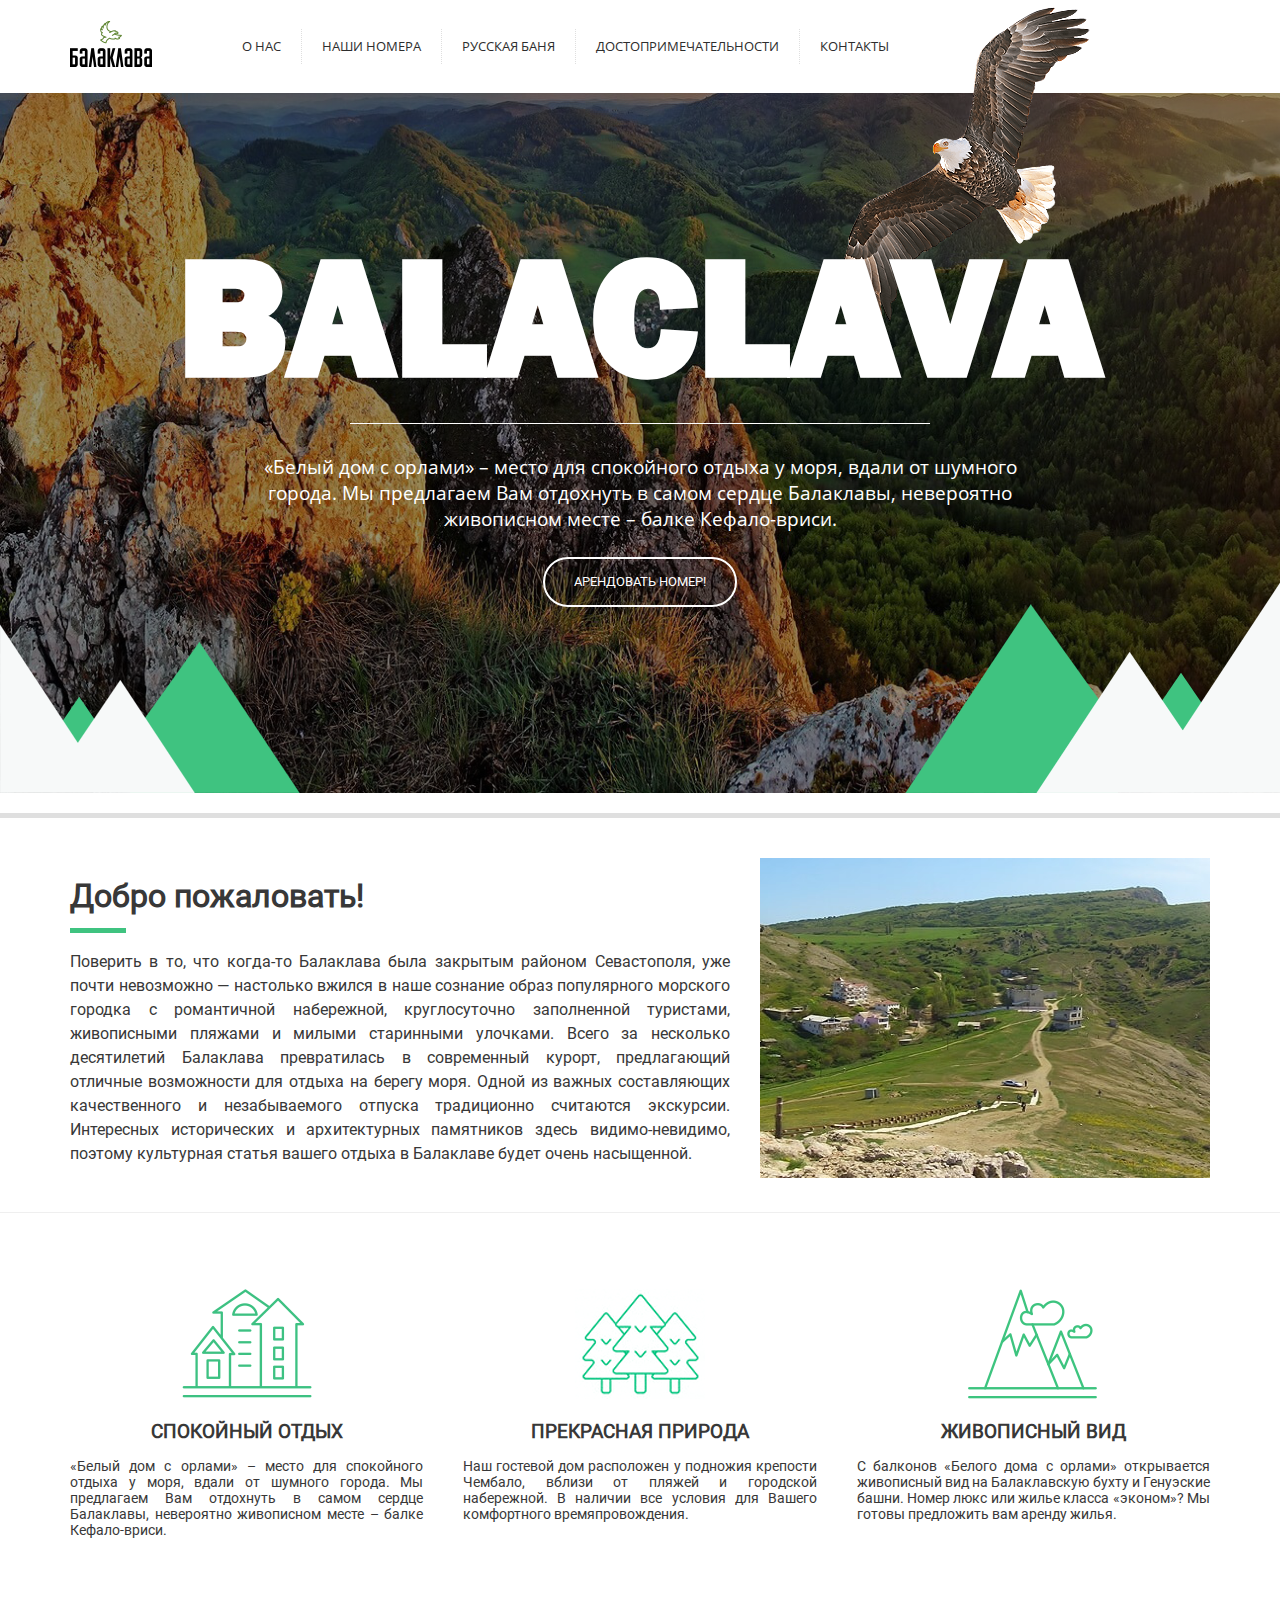
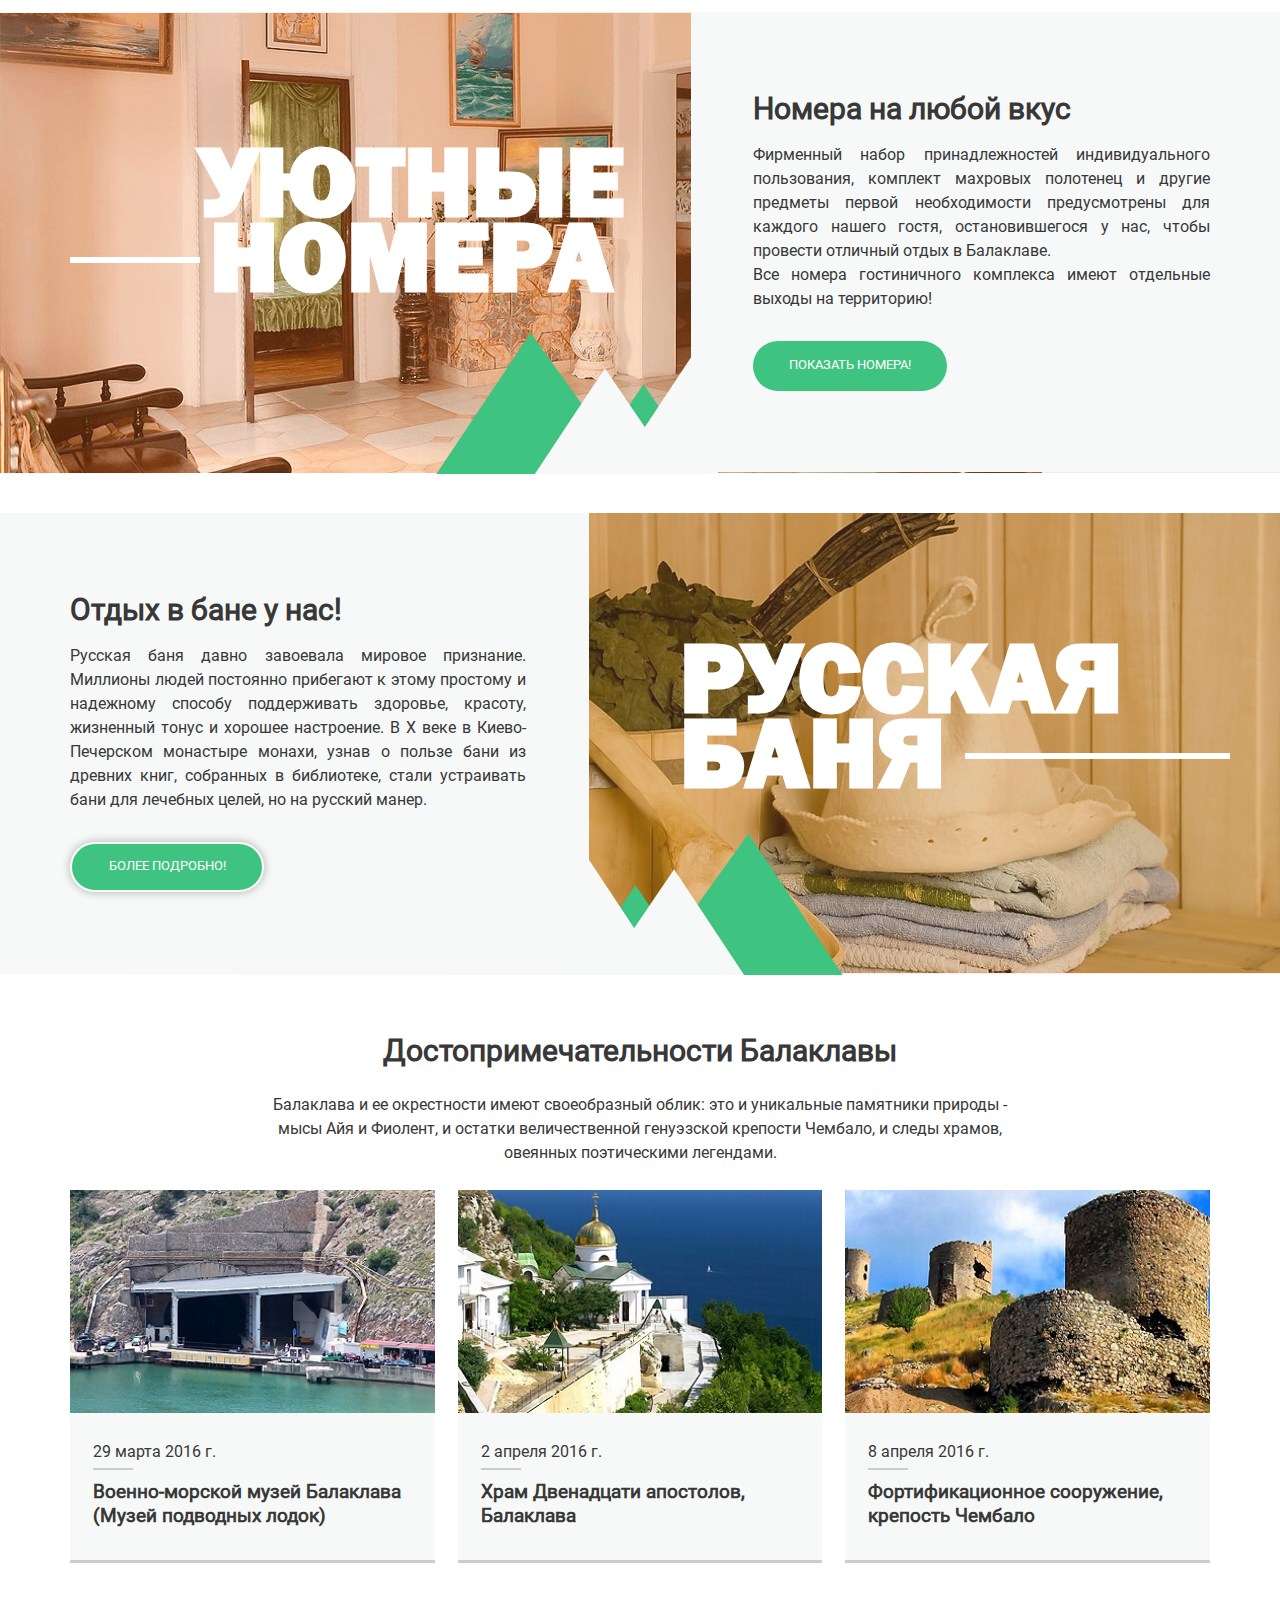
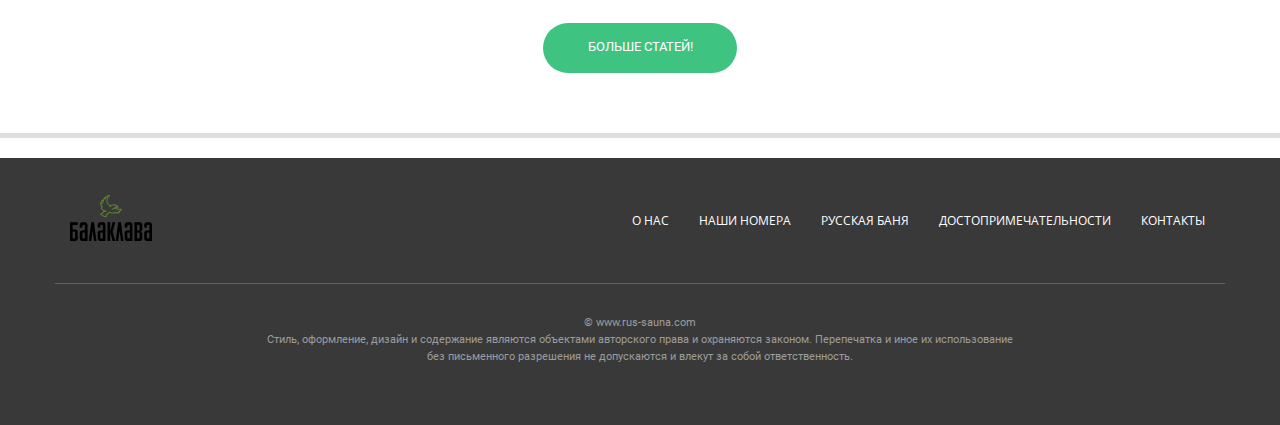
<file: src/index.html>
<!DOCTYPE html>
<html lang="en">
<head>
	<meta charset="UTF-8">
	<meta name="viewport" content="width=device-width, initial-scale=1.0">
	<meta http-equiv="X-UA-Compatible" content="ie=edge">
	<link href="favicon.ico" rel="shortcut icon" type="image/x-icon" />
	<link rel="stylesheet" href="css/style.css">
	<title>Дом отдыха в Балаклаве</title>
</head>
<body>
	<!-- Yandex.Metrika counter -->
	<script type="text/javascript">
		(function (m, e, t, r, i, k, a) {
			m[i] = m[i] || function () {
				(m[i].a = m[i].a || []).push(arguments)
			};
			m[i].l = 1 * new Date();
			k = e.createElement(t), a = e.getElementsByTagName(t)[0], k.async = 1, k.src = r, a.parentNode.insertBefore(k, a)
		})
		(window, document, "script", "https://mc.yandex.ru/metrika/tag.js", "ym");

		ym(52984642, "init", {
			clickmap: true,
			trackLinks: true,
			accurateTrackBounce: true,
			webvisor: true
		});
	</script>
	<noscript>
		<div><img src="https://mc.yandex.ru/watch/52984642" style="position:absolute; left:-9999px;" alt="" /></div>
	</noscript>
	<!-- /Yandex.Metrika counter -->
	<header>
		<nav class="nav">
			<div class="container">
				<div class="nav-box">
					<div class="nav-logo"><a href="index.html"><img src="img/balaclava-logo.png" alt="logo Balaclava"></a></div>
					<div class="menu">
						<span class="menu__btn"><a href="#"><img src="img/menu-btn.svg" alt=""></a></span>
						<ul class="menu-list menu-list__hide">
							<li class="menu-list__item"><a href="about.html">О нас</a></li>
							<li class="menu-list__item"><a href="rooms.html">Наши номера</a></li>
							<li class="menu-list__item"><a href="bathhouse.html">Русская баня</a></li>
							<li class="menu-list__item"><a href="places.html">Достопримечательности</a></li>
							<li class="menu-list__item"><a href="contacts.html">Контакты</a></li>
						</ul>
					</div>
				</div>
			</div>
		</nav>
		<!-- /nav -->

		<div class="hero">
			<div class="container">
				<div class="hero-headline">
					<h1 class="headline">Balaclava</h1>
					<p class="headline-subtitle">«Белый дом с орлами» – место для спокойного отдыха у моря, вдали от шумного города. Мы
						предлагаем Вам отдохнуть в самом сердце Балаклавы, невероятно живописном месте – балке Кефало-вриси.</p>
					<button class="button button-hero button-active">Арендовать номер!</button>
				</div>
			</div>
			<!-- /container -->
			<div class="pictures">
				<img class="pictures-eagle" src="img/eagle.png" alt="">
				<img class="pictures-left" src="img/left-pattern.png" alt="">
				<img class="pictures-right" src="img/right-pattern.png" alt="">
			</div>
		</div>
		<!-- /hero -->
		
		<div class="grey-line"></div>
	</header>

	<section class="section welcome">
		<div class="container">
			<div class="welcome-text">
				<div class="welcome-post">
					<h2 class="welcome-headline">Добро пожаловать!</h2>
					<p class="welcome-post">Поверить в то, что когда-то Балаклава была закрытым районом Севастополя, уже почти невозможно
						— настолько вжился в наше сознание образ популярного морского городка с романтичной набережной, круглосуточно
						заполненной туристами, живописными пляжами и милыми старинными улочками. Всего за несколько десятилетий Балаклава
						превратилась в современный курорт, предлагающий отличные возможности для отдыха на берегу моря. Одной из важных
						составляющих качественного и незабываемого отпуска традиционно считаются экскурсии. Интересных исторических и
						архитектурных памятников здесь видимо-невидимо, поэтому культурная статья вашего отдыха в Балаклаве будет очень
						насыщенной.
					</p>
				</div>
				<img src="img/welcome-image.jpg" alt="welcome-image" class="welcome-image">
			</div>
			</div>
			<!-- /container -->
			<div class="grey-line-one"></div>
			<div class="container">
			<div class="welcome-edge">
				<div class="welcome-edge__item">
					<img src="img/edge/hotel.png" alt="" class="item-edge">
					<h3 class="item-headline">Cпокойный отдых</h3>
					<p class="item-description">
						«Белый дом с орлами» – место для спокойного отдыха у моря, вдали от шумного города. Мы предлагаем Вам отдохнуть в самом сердце Балаклавы, невероятно живописном месте – балке Кефало-вриси.
					</p>
				</div>
				<div class="welcome-edge__item">
					<img src="img/edge/trees.png" alt="" class="item-edge">
					<h3 class="item-headline">Прекрасная природа</h3>
					<p class="item-description">
						Наш гостевой дом расположен у подножия крепости Чембало, вблизи от пляжей и городской набережной. В наличии все условия	для Вашего комфортного времяпровождения.
					</p>
				</div>
				<div class="welcome-edge__item">
					<img src="img/edge/mount.png" alt="" class="item-edge">
					<h3 class="item-headline">Живописный вид</h3>
					<p class="item-description">
						С балконов «Белого дома с орлами» открывается живописный вид на Балаклавскую бухту и Генуэские башни. Номер люкс или жилье класса «эконом»? Мы готовы предложить вам аренду жилья.
					</p>
				</div>
			</div>
		</div>
		<!-- /container -->
	</section>
	<!-- /welcome -->

	<section class="section room">
		<div class="container">
			<div class="room-wrap">
				<div class="room-heading">
					<h2 class="room-title">Уютные номера</h2>
				</div>
				<div class="room-info">
					<h2 class="room-info__title">Номера на любой вкус</h2>
					<p class="room-info__text">Фирменный набор принадлежностей индивидуального пользования, комплект махровых полотенец и
						другие предметы первой необходимости предусмотрены для каждого нашего гостя, остановившегося у нас, чтобы провести
						отличный отдых в Балаклаве.<br> Все номера гостиничного комплекса имеют отдельные выходы на территорию!
					</p>
					<button class="button button-success button-room" onclick="document.location='rooms.html'">Показать
						номера!</button>
				</div>
			</div>
			<!-- /room-wrap -->
			<img src="img/room-right-pattern.png" class="room-pattern" alt="">
		</div>
		<!-- /container -->
		
	</section>
	<!-- /room -->

	<section class="section sauna">
			<div class="container">
				<div class="sauna-wrap">
					<div class="sauna-heading">
						<h2 class="sauna-title">Русская баня</h2>
					</div>
					<div class="sauna-info">
						<h2 class="sauna-info__title">Отдых в бане у нас!</h2>
						<p class="sauna-info__text">Русская баня давно завоевала мировое признание. Миллионы людей постоянно прибегают к этому простому и надежному способу
						поддерживать здоровье, красоту, жизненный тонус и хорошее настроение. В X веке в Киево-Печерском монастыре монахи, узнав
						о пользе бани из древних книг, собранных в библиотеке, стали устраивать бани для лечебных целей, но на русский манер.
						</p>
						<button class="button button-success button-white-border button-sauna"
							onclick="document.location='bathhouse.html'">Более подробно!</button>
					</div>
				</div>
				<!-- /room-wrap -->
				<img src="img/sauna-left-pattern.png" class="sauna-pattern" alt="">
			</div>
			<!-- /container -->
	</section>
	<!-- /sauna -->

	<section class="places">
			<div class="container">
				<h2 class="places-headline">
					Достопримечательности Балаклавы
				</h2>
				<p class="places-description">Балаклава и ее окрестности имеют своеобразный облик: это и уникальные памятники природы -  мысы Айя и Фиолент, и остатки величественной генуэзской 		крепости 	Чембало, и следы храмов, овеянных поэтическими легендами. 
				</p>
				<div class="places-row">
					<div class="places-row__card">
						<img src="img/places/museum.jpg" alt="Музей под водой" class="card-image">
					<div class="card-text">
						<span class="date">29 марта 2016 г.</span>
						<h3 class="places-name">Военно-морской музей Балаклава (Музей подводных лодок)</h3>
					</div>
				</div>
	
				<div class="places-row__card">
					<img src="img/places/apostol12.jpg" alt="Храм 12 апостолов" class="card-image">
				<div class="card-text">
						<span class="date">2 апреля 2016 г.</span>
				<h3 class="places-name">Храм Двенадцати апостолов, Балаклава</h3>
				</div>
				</div>
		
				<div class="places-row__card">
					<img src="img/places/chembalo.jpg" alt="Чембало" class="card-image">
				<div class="card-text">
					<span class="date">8 апреля 2016 г.</span>
					<h3 class="places-name">Фортификационное сооружение, крепость Чембало</h3>
				</div>
				</div>
			</div>
			<div class="center-places"><button class="button button-success button-sauna button-places">Больше статей!</button></div>
			<!-- /.places-row -->
			</div>
	</section>
	<!-- /places -->
	<div class="grey-line-places"></div>

	<footer class="footer">
		<nav class="footer-nav">
			<div class="container">
				<div class="footer-nav-box">
					<div class="footer-nav-logo"><a href="index.html"><img src="img/balaclava-logo.png" alt="logo Balaclava"></a></div>
					<div class="footer-menu">
						<ul class="footer-menu-list">
							<li class="footer-menu-list__item"><a href="about.html">О нас</a></li>
							<li class="footer-menu-list__item"><a href="rooms.html">Наши номера</a></li>
							<li class="footer-menu-list__item"><a href="bathhouse.html">Русская баня</a></li>
							<li class="footer-menu-list__item"><a href="places.html">Достопримечательности</a></li>
							<li class="footer-menu-list__item"><a href="contacts.html">Контакты</a></li>
						</ul>
					</div>
				</div>
			</div>
		</nav>
		<div class="grey-line-footer"></div>
	<p class="copyright">© www.rus-sauna.com<br>
		Стиль, оформление, дизайн и содержание являются объектами авторского права и охраняются законом. Перепечатка и иное их
		использование без письменного разрешения не допускаются и влекут за собой ответственность.
	</p>
	</footer>
<!-- Модалки -->
  <div class="modal" id="modal">
  	<div class="modal-dialog">
  		<button class="modal-dialog__close" id="close">&times;</button>
  		<h3 class="modal__title">Арендовать номер прямо сейчас!</h3>
  		<form action="mail.php" method="post" class="form modal__form" name="form" id="form">
  			<div class="modal-inputs">
  				<input type="text" name="username" class="form__input modal__input invalid-user" placeholder="Ваше имя...">
  				<input type="tel" name="userphone" class="form__input modal__input invalid-phone phone"	placeholder="Ваш номер телефона...">
  				<input type="email" name="email" class="form__input modal__input invalid-email" placeholder="Ваш e-mail...">
  			</div>
  			<!-- /.modal-inputs inputs -->
  			<textarea class="modal__textarea invalid-massage" name="massage"
  				placeholder="Ваше сообщение..."></textarea>
  			<button class="button button-success modal-button">арендовать номер!</button>
  		</form>
  	</div>
  	<!-- /.modal-dilog -->
  </div>
  <!-- /.modal -->

<!-- Скрипты -->
<script src="js/jquery-3.3.1.min.js"></script>
<script src="js/main.js"></script>
</body>
</html>
</file>
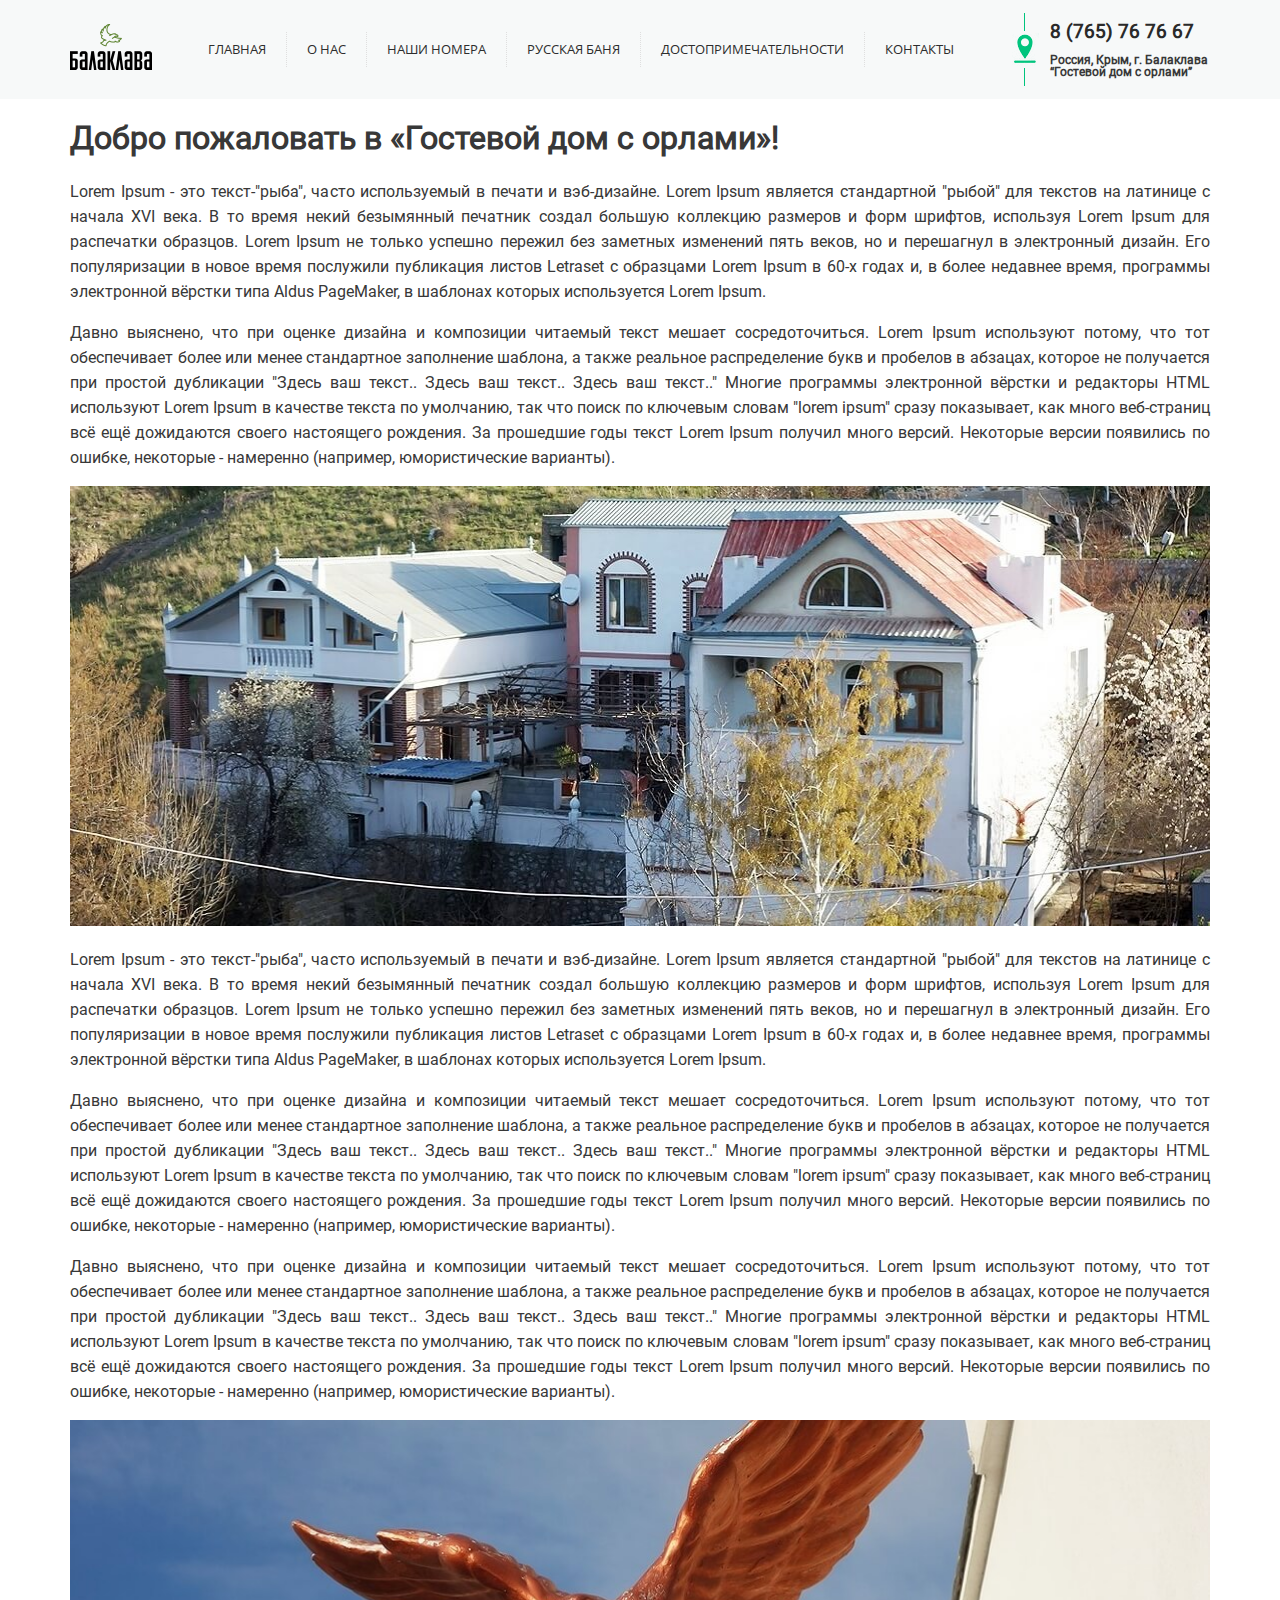
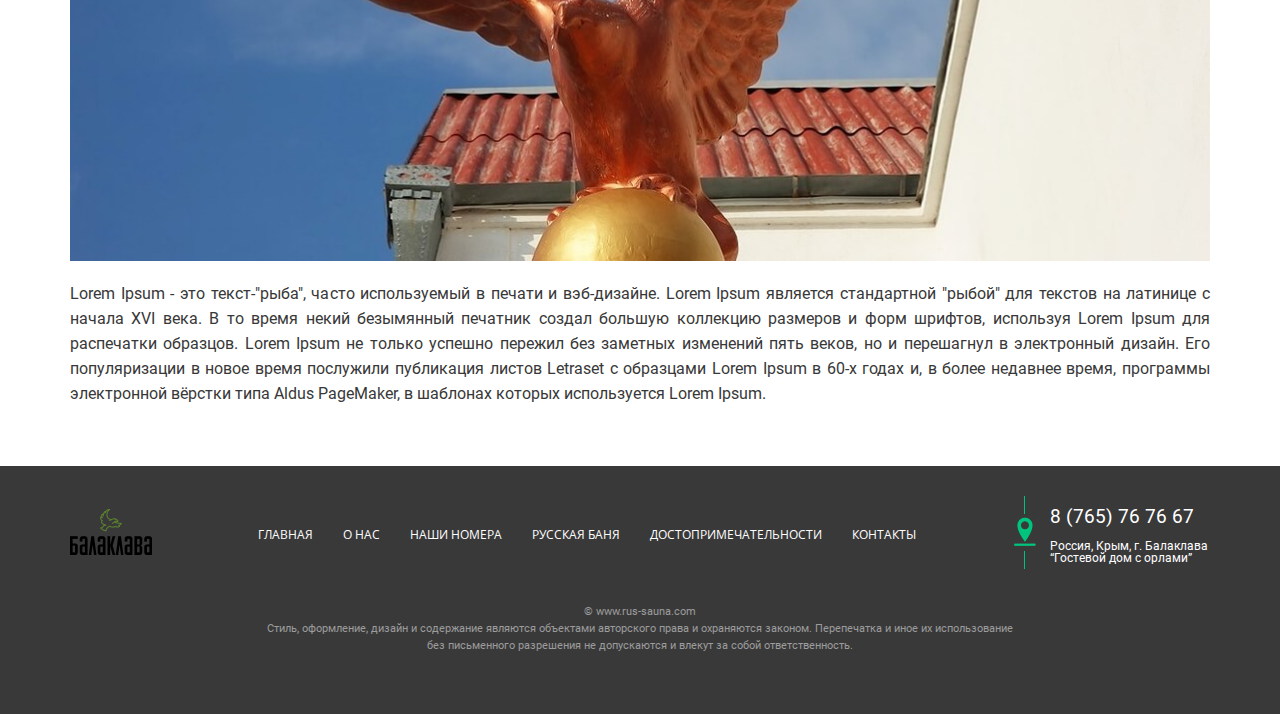
<file: src/about.html>
<!DOCTYPE html>
<html lang="en">
<head>
	<meta charset="UTF-8">
	<meta name="viewport" content="width=device-width, initial-scale=1.0">
	<meta http-equiv="X-UA-Compatible" content="ie=edge">
	<link href="favicon.ico" rel="shortcut icon" type="image/x-icon" />
	<link rel="stylesheet" href="css/style.css">
	<title>Дом отдыха в Балаклаве - О нас</title>
</head>
<body>
	<!-- Yandex.Metrika counter -->
	<script type="text/javascript">
		(function (m, e, t, r, i, k, a) {
			m[i] = m[i] || function () {
				(m[i].a = m[i].a || []).push(arguments)
			};
			m[i].l = 1 * new Date();
			k = e.createElement(t), a = e.getElementsByTagName(t)[0], k.async = 1, k.src = r, a.parentNode.insertBefore(k, a)
		})
		(window, document, "script", "https://mc.yandex.ru/metrika/tag.js", "ym");

		ym(52984642, "init", {
			clickmap: true,
			trackLinks: true,
			accurateTrackBounce: true,
			webvisor: true
		});
	</script>
	<noscript>
		<div><img src="https://mc.yandex.ru/watch/52984642" style="position:absolute; left:-9999px;" alt="" /></div>
	</noscript>
	<!-- /Yandex.Metrika counter -->
		<nav class="top-nav">
			<div class="container">
				<div class="top-nav-box">
					<div class="top-nav-logo"><a href="index.html"><img src="img/balaclava-logo.png" alt="logo Balaclava"></a></div>
					<div class="top-menu">
						<span class="top-menu__btn"><a href="#"><img src="img/menu-btn.svg" alt=""></a></span>
						<ul class="top-menu-list top-menu-list__hide">
							<li class="top-menu-list__item"><a href="index.html">Главная</a></li>
							<li class="top-menu-list__item"><a href="about.html">О нас</a></li>
							<li class="top-menu-list__item"><a href="rooms.html">Наши номера</a></li>
							<li class="top-menu-list__item"><a href="bathhouse.html">Русская баня</a></li>
							<li class="top-menu-list__item"><a href="places.html">Достопримечательности</a></li>
							<li class="top-menu-list__item"><a href="contacts.html">Контакты</a></li>
						</ul>
					</div>
					<img src="img/geo.png" class="top-geotag-img" alt="geotag">
					<div class="top-geotag">
						<a href="tel:+7(765)76-76-67" class="top-nav-tel">8 (765) 76 76 67</a>
						<p class="top-geotag-adress">Россия, Крым, г. Балаклава<br> “Гостевой дом с орлами”</p>
					</div>
				</div>
			</div>
		</nav>
		<!-- /nav -->

	<!-- <div class="grey-line"></div> -->

	<div class="container">
		<h1 class="about-headline">Добро пожаловать в «Гостевой дом с орлами»!</h1>
		<p class="about-post">Lorem Ipsum - это текст-"рыба", часто используемый в печати и вэб-дизайне. Lorem Ipsum является
			стандартной "рыбой" для текстов на латинице с начала XVI века. В то время некий безымянный печатник создал большую
			коллекцию размеров и форм шрифтов, используя Lorem Ipsum для распечатки образцов. Lorem Ipsum не только успешно
			пережил без заметных изменений пять веков, но и перешагнул в электронный дизайн. Его популяризации в новое время
			послужили публикация листов Letraset с образцами Lorem Ipsum в 60-х годах и, в более недавнее время, программы
			электронной вёрстки типа Aldus PageMaker, в шаблонах которых используется Lorem Ipsum.
		</p>
		<p class="about-post">
			Давно выяснено, что при оценке дизайна и композиции читаемый текст мешает сосредоточиться. Lorem Ipsum используют
			потому, что тот обеспечивает более или менее стандартное заполнение шаблона, а также реальное распределение букв и
			пробелов в абзацах, которое не получается при простой дубликации "Здесь ваш текст.. Здесь ваш текст.. Здесь ваш
			текст.." Многие программы электронной вёрстки и редакторы HTML используют Lorem Ipsum в качестве текста по
			умолчанию, так что поиск по ключевым словам "lorem ipsum" сразу показывает, как много веб-страниц всё ещё дожидаются
			своего настоящего рождения. За прошедшие годы текст Lorem Ipsum получил много версий. Некоторые версии появились по
			ошибке, некоторые - намеренно (например, юмористические варианты).
		</p>
		<img src="img/about-house.jpg" alt="" class="about-image">
		<p class="about-post">Lorem Ipsum - это текст-"рыба", часто используемый в печати и вэб-дизайне. Lorem Ipsum является
			стандартной "рыбой" для текстов на латинице с начала XVI века. В то время некий безымянный печатник создал большую
			коллекцию размеров и форм шрифтов, используя Lorem Ipsum для распечатки образцов. Lorem Ipsum не только успешно
			пережил без заметных изменений пять веков, но и перешагнул в электронный дизайн. Его популяризации в новое время
			послужили публикация листов Letraset с образцами Lorem Ipsum в 60-х годах и, в более недавнее время, программы
			электронной вёрстки типа Aldus PageMaker, в шаблонах которых используется Lorem Ipsum.
		</p>
		<p class="about-post">
			Давно выяснено, что при оценке дизайна и композиции читаемый текст мешает сосредоточиться. Lorem Ipsum используют
			потому, что тот обеспечивает более или менее стандартное заполнение шаблона, а также реальное распределение букв и
			пробелов в абзацах, которое не получается при простой дубликации "Здесь ваш текст.. Здесь ваш текст.. Здесь ваш
			текст.." Многие программы электронной вёрстки и редакторы HTML используют Lorem Ipsum в качестве текста по
			умолчанию, так что поиск по ключевым словам "lorem ipsum" сразу показывает, как много веб-страниц всё ещё дожидаются
			своего настоящего рождения. За прошедшие годы текст Lorem Ipsum получил много версий. Некоторые версии появились по
			ошибке, некоторые - намеренно (например, юмористические варианты).
		</p>
		<p class="about-post">
			Давно выяснено, что при оценке дизайна и композиции читаемый текст мешает сосредоточиться. Lorem Ipsum используют
			потому, что тот обеспечивает более или менее стандартное заполнение шаблона, а также реальное распределение букв и
			пробелов в абзацах, которое не получается при простой дубликации "Здесь ваш текст.. Здесь ваш текст.. Здесь ваш
			текст.." Многие программы электронной вёрстки и редакторы HTML используют Lorem Ipsum в качестве текста по
			умолчанию, так что поиск по ключевым словам "lorem ipsum" сразу показывает, как много веб-страниц всё ещё дожидаются
			своего настоящего рождения. За прошедшие годы текст Lorem Ipsum получил много версий. Некоторые версии появились по
			ошибке, некоторые - намеренно (например, юмористические варианты).
		</p>
		<img src="img/about-eagle.jpg" alt="" class="about-image">
		<p class="about-post about-post-last">Lorem Ipsum - это текст-"рыба", часто используемый в печати и вэб-дизайне. Lorem Ipsum является
			стандартной "рыбой" для текстов на латинице с начала XVI века. В то время некий безымянный печатник создал большую
			коллекцию размеров и форм шрифтов, используя Lorem Ipsum для распечатки образцов. Lorem Ipsum не только успешно
			пережил без заметных изменений пять веков, но и перешагнул в электронный дизайн. Его популяризации в новое время
			послужили публикация листов Letraset с образцами Lorem Ipsum в 60-х годах и, в более недавнее время, программы
			электронной вёрстки типа Aldus PageMaker, в шаблонах которых используется Lorem Ipsum.
		</p>
	</div>
	<!-- /container -->

	<!-- <div class="grey-line-places"></div> -->

	<footer class="footer">
		<nav class="footer-nav">
			<div class="container">
				<div class="footer-nav-box">
					<div class="footer-nav-logo"><a href="index.html"><img src="img/balaclava-logo.png" alt="logo Balaclava"></a></div>
					<div class="footer-menu">
						<ul class="footer-menu-list">
							<li class="footer-menu-list__item"><a href="index.html">Главная</a></li>
							<li class="footer-menu-list__item"><a href="about.html">О нас</a></li>
							<li class="footer-menu-list__item"><a href="rooms.html">Наши номера</a></li>
							<li class="footer-menu-list__item"><a href="bathhouse.html">русская баня</a></li>
							<li class="footer-menu-list__item"><a href="places.html">Достопримечательности</a></li>
							<li class="footer-menu-list__item"><a href="contacts.html">Контакты</a></li>
						</ul>
					</div>
					<span class="footer-geotag-img"> <img src="img/geo.png" alt="geotag"></span>
					<div class="footer-geotag">
						<a href="tel:+7(765)76-76-67" class="footer-nav-tel">8 (765) 76 76 67</a>
						<p class="footer-geotag-adress">Россия, Крым, г. Балаклава<br> “Гостевой дом с орлами”</p>
					</div>
				</div>
			</div>
		</nav>
			<!-- <div class="grey-line-footer"></div> -->
			<p class="copyright">© www.rus-sauna.com<br>
				Стиль, оформление, дизайн и содержание являются объектами авторского права и охраняются законом. Перепечатка и
				иное их
				использование без письменного разрешения не допускаются и влекут за собой ответственность.
			</p>
		</footer>
		
<!-- Скрипты -->
<script src="js/jquery-3.3.1.min.js"></script>
<script src="js/main.js"></script>

</body>
</html>
</file>
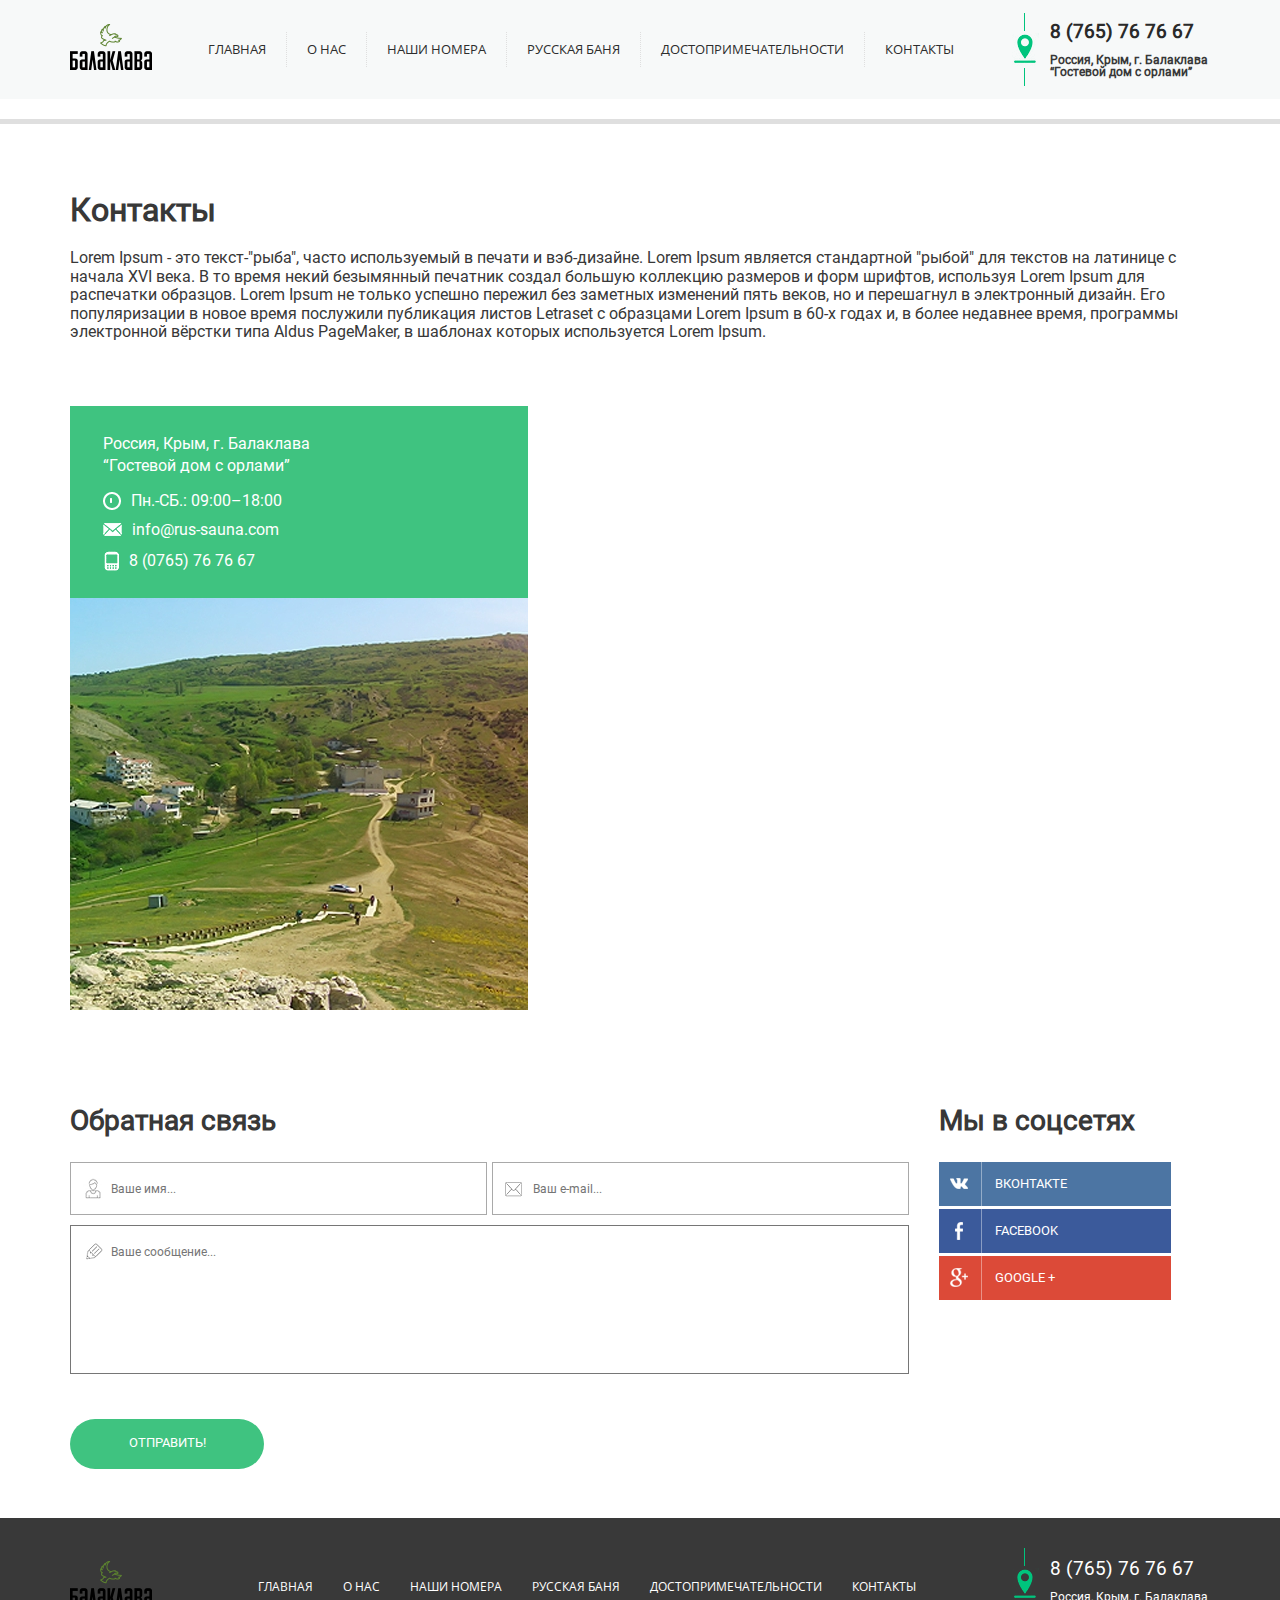
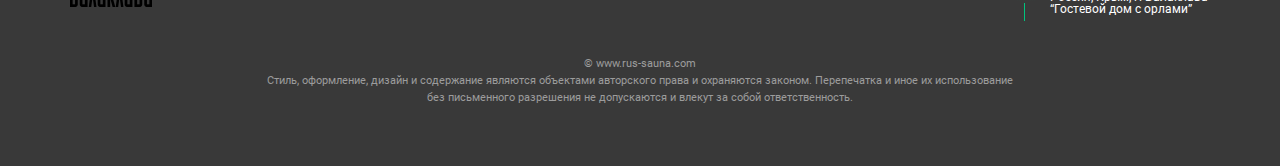
<file: src/contacts.html>
<!DOCTYPE html>
<html lang="en">

<head>
	<meta charset="UTF-8">
	<meta name="viewport" content="width=device-width, initial-scale=1.0">
	<meta http-equiv="X-UA-Compatible" content="ie=edge">
	<link href="favicon.ico" rel="shortcut icon" type="image/x-icon" />
	<link rel="stylesheet" href="css/style.css">
	<title>Контакты</title>
</head>

<body>
	<!-- Yandex.Metrika counter -->
	<script type="text/javascript">
		(function (m, e, t, r, i, k, a) {
			m[i] = m[i] || function () {
				(m[i].a = m[i].a || []).push(arguments)
			};
			m[i].l = 1 * new Date();
			k = e.createElement(t), a = e.getElementsByTagName(t)[0], k.async = 1, k.src = r, a.parentNode.insertBefore(k, a)
		})
		(window, document, "script", "https://mc.yandex.ru/metrika/tag.js", "ym");

		ym(52984642, "init", {
			clickmap: true,
			trackLinks: true,
			accurateTrackBounce: true,
			webvisor: true
		});
	</script>
	<noscript>
		<div><img src="https://mc.yandex.ru/watch/52984642" style="position:absolute; left:-9999px;" alt="" /></div>
	</noscript>
	<!-- /Yandex.Metrika counter -->
	<nav class="top-nav">
		<div class="container">
			<div class="top-nav-box">
				<div class="top-nav-logo"><a href="index.html"><img src="img/balaclava-logo.png" alt="logo Balaclava"></a></div>
				<div class="top-menu">
					<span class="top-menu__btn"><a href="#"><img src="img/menu-btn.svg" alt=""></a></span>
					<ul class="top-menu-list top-menu-list__hide">
						<li class="top-menu-list__item"><a href="index.html">Главная</a></li>
						<li class="top-menu-list__item"><a href="about.html">О нас</a></li>
						<li class="top-menu-list__item"><a href="rooms.html">Наши номера</a></li>
						<li class="top-menu-list__item"><a href="bathhouse.html">Русская баня</a></li>
						<li class="top-menu-list__item"><a href="places.html">Достопримечательности</a></li>
						<li class="top-menu-list__item"><a href="contacts.html">Контакты</a></li>
					</ul>
				</div>
				<img src="img/geo.png" class="top-geotag-img" alt="geotag">
				<div class="top-geotag">
				<a href="tel:+7(765)76-76-67" class="top-nav-tel">8 (765) 76 76 67</a>
				<p class="top-geotag-adress">Россия, Крым, г. Балаклава<br> “Гостевой дом с орлами”</p>
				</div>
			</div>
		</div>
	</nav>
	<!-- /nav -->

<div class="contacts">
	<div class="grey-line"></div>
	<div class="container">
		<div class="contacts-block">
			<h2 class="contacts__title title">Контакты</h2>
			<!-- /.contacts__title title -->
			<p class="description contacts__discription">Lorem Ipsum - это текст-"рыба", часто используемый в печати и
				вэб-дизайне. Lorem Ipsum является стандартной "рыбой" для текстов на латинице с начала XVI века. В то время
				некий безымянный печатник создал большую коллекцию размеров и форм шрифтов, используя Lorem Ipsum для
				распечатки образцов. Lorem Ipsum не только успешно пережил без заметных изменений пять веков, но и перешагнул
				в электронный дизайн. Его популяризации в новое время послужили публикация листов Letraset с образцами Lorem
				Ipsum в 60-х годах и, в более недавнее время, программы электронной вёрстки типа Aldus PageMaker, в шаблонах
				которых используется Lorem Ipsum.</p>
			<!-- /.description contacts__discription -->
		</div>
		<!-- /.contacts-block -->
	</div>
	<!-- /.container -->
</div>
<!-- /.contacts -->

<div class="map">
	<div class="google-map">
		<iframe class="google-map"
			src="https://www.google.com/maps/embed?pb=!1m18!1m12!1m3!1d108200.60466928496!2d33.54765274300516!3d44.5499956693772!2m3!1f0!2f0!3f0!3m2!1i1024!2i768!4f13.1!3m3!1m2!1s0x0%3A0x0!2zNDTCsDM1JzE3LjUiTiAzM8KwNDAnNTMuMCJF!5e0!3m2!1sru!2sru!4v1553286888028"
			style="border:0" allowfullscreen></iframe>
	</div>
	<div class="container">
		<div class="map-block">
			<div class="map-block__text">
				<span class="map__address">Россия, Крым, г. Балаклава <br>
					“Гостевой дом с орлами”</span>
				<div class="map__info">
					<img src="img/contacts/clock.png" alt="clock">
					<span>Пн.-СБ.: 09:00–18:00</span>
				</div>
				<div class="map__info">
					<img src="img/contacts/mail.png" alt="mail">
					<a href="mailto:info@rus-sauna.com">info@rus-sauna.com</a>
				</div>
				<div class="map__info">
					<img src="img/contacts/phone.png" alt="phonr">
					<a href="tel:8(0765)767667">8 (0765) 76 76 67</a>
				</div>
			</div>
			<div class="map__image"><img src="img/contacts/balaclava.jpg" alt="balaclava"></div>
		</div>
	</div>
</div>

<div class="feedback">
	<div class="container">
		<div class="feedback-block">
			<div class="feedback-form">
				<h3 class="feedback-form__title title">Обратная связь</h3>
				<form action="mail/smart.php" method="POST" class="form feedback__form" id="form">
					<div class="feedback-inputs form-inputs invalid-block">
						<input type="text" name="username" class="form__input feedback__input feedback__input__name"
							placeholder="Ваше имя...">
						<input type="text" name="feedbackemail" class="form__input feedback__input feedback__input__email"
							placeholder="Ваш e-mail...">
					</div>
					<!-- /.bath-inputs inputs -->
					<textarea name="message" class="form__mail feedback__textarea" placeholder="Ваше сообщение..."></textarea>
					<div class="g-recaptcha" data-sitekey="6Lfe0JkUAAAAAKsxZv7WNjFEHIVpY2cKP0n7rnEa"></div>
					<button class="button button-success">Отправить!</button>
				</form>
				<!-- /.form feedback__form -->
			</div>
			<div class="feedback-networks">
				<h3 class="feedback-networks__title title">Мы в соцсетях</h3>
				<button class="feedback-networks__btn vk" onclick="window.location.href='https://vk.com/'"><img
						src="img/contacts/vk.png" alt="">ВКОНТАКТЕ</button>
				<button class="feedback-networks__btn facebook"
					onclick="window.location.href='https://ru-ru.facebook.com/'"><img src="img/contacts/facebook.png"
						alt="">facebook</button>
				<button class="feedback-networks__btn google" onclick="window.location.href='https://www.google.ru/'"><img
						src="img/contacts/google.png" alt="">google +</button>
			</div>
		</div>
		<!-- /.container -->
	</div>
</div>
<!-- /.feedback -->


	<footer class="footer">
		<nav class="footer-nav">
			<div class="container">
				<div class="footer-nav-box">
					<div class="footer-nav-logo"><a href="index.html"><img src="img/balaclava-logo.png" alt="logo Balaclava"></a></div>
					<div class="footer-menu">
						<ul class="footer-menu-list">
							<li class="footer-menu-list__item"><a href="index.html">Главная</a></li>
							<li class="footer-menu-list__item"><a href="about.html">О нас</a></li>
							<li class="footer-menu-list__item"><a href="rooms.html">Наши номера</a></li>
							<li class="footer-menu-list__item"><a href="bathhouse.html">русская баня</a></li>
							<li class="footer-menu-list__item"><a href="places.html">Достопримечательности</a></li>
							<li class="footer-menu-list__item"><a href="contacts.html">Контакты</a></li>
						</ul>
					</div>
					<span class="footer-geotag-img"> <img src="img/geo.png" alt="geotag"></span>
					<div class="footer-geotag">
						<a href="tel:+7(765)76-76-67" class="footer-nav-tel">8 (765) 76 76 67</a>
						<p class="footer-geotag-adress">Россия, Крым, г. Балаклава<br> “Гостевой дом с орлами”</p>
					</div>
				</div>
			</div>
		</nav>
		<!-- <div class="grey-line-footer"></div> -->
		<p class="copyright">© www.rus-sauna.com<br>
			Стиль, оформление, дизайн и содержание являются объектами авторского права и охраняются законом. Перепечатка и
			иное их
			использование без письменного разрешения не допускаются и влекут за собой ответственность.
		</p>
	</footer>

		 <!-- Скрипты -->
	<script src='https://www.google.com/recaptcha/api.js'></script>
	<script src="js/jquery-3.3.1.min.js"></script>
	<script src="js/jquery.maskedinput.min.js"></script>	 
	<script src="js/jquery.validate.min.js"></script>
	<script src="js/main.js"></script>

	<script>
		$(document).ready(function () {

				document.getElementById('form').onsubmit = function () {
					if (!grecaptcha.getResponse()) {
						alert('Вы не заполнили поле Я не робот!');
						return false; // возвращаем false и предотвращаем отправку формы
					}
				};
				$('#form').validate({
					errorClass: "invalid",
					errorElement: "div",
					rules: {
						username: {
							required: true,
							minlength: 2,
							maxlength: 15
						},
						feedbackemail: {
							required: true,
							email: true
						},
						message: {
							required: true,
							minlength: 2
						},
					},
					messages: {
						username: {
							minlength: jQuery.validator.format("Минимальное количество символов: 2"),
							maxlength: jQuery.validator.format("Максимальное количество символов: 15"),
							required: "Заполните поле"
						},
						userphone: {
							required: "Заполните поле"
						},
						feedbackemail: {
							email: "Введите корректный email",
							required: "Заполните поле"
						},
						message: {
							required: "Оставьте сообщение",
							minlength: jQuery.validator.format("Минимальное количество символов: 2")
						}
					}
				})
			});
		</script>

</body>
</html>
</file>
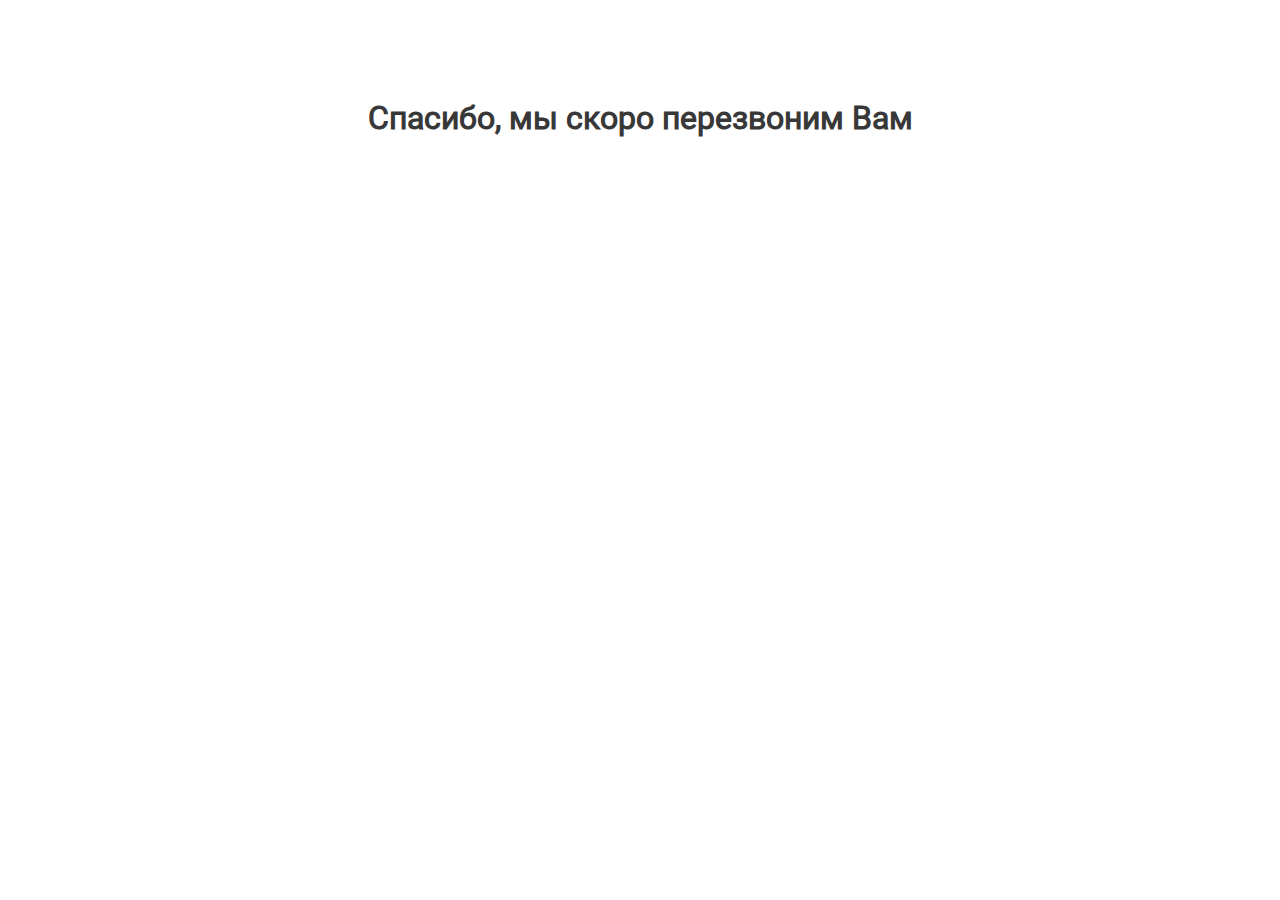
<file: src/thank-you.html>
<!DOCTYPE html>
<html lang="en">
<head>
	<meta charset="UTF-8">
	<meta name="viewport" content="width=device-width, initial-scale=1.0">
	<meta http-equiv="X-UA-Compatible" content="ie=edge">
	<link href="favicon.ico" rel="shortcut icon" type="image/x-icon" />
	<link rel="stylesheet" href="css/style.css">
	<title>Спасибо</title>
</head>
<body>
	<!-- Yandex.Metrika counter -->
	<script type="text/javascript">
		(function (m, e, t, r, i, k, a) {
			m[i] = m[i] || function () {
				(m[i].a = m[i].a || []).push(arguments)
			};
			m[i].l = 1 * new Date();
			k = e.createElement(t), a = e.getElementsByTagName(t)[0], k.async = 1, k.src = r, a.parentNode.insertBefore(k, a)
		})
		(window, document, "script", "https://mc.yandex.ru/metrika/tag.js", "ym");

		ym(52984642, "init", {
			clickmap: true,
			trackLinks: true,
			accurateTrackBounce: true,
			webvisor: true
		});
	</script>
	<noscript>
		<div><img src="https://mc.yandex.ru/watch/52984642" style="position:absolute; left:-9999px;" alt="" /></div>
	</noscript>
	<!-- /Yandex.Metrika counter -->
	<div class="thank-bg">
		<h1 class="thank-headline">Спасибо, мы скоро перезвоним Вам</h1>
	</div>
</body>
</html>
</file>
<file: src/css/style.css>
@charset "UTF-8";
@font-face {
  font-display: swap;
  font-family: 'Open Sans';
  src: local("Open Sans"), url("../fonts/OpenSans-Regular.ttf") format("truetype");
}

@font-face {
  font-display: swap;
  font-family: 'Franklin Gothic Heavy';
  src: local("Franklin Gothic Heavy"), url("../fonts/FRAHV.TTF") format("truetype");
}

@font-face {
  font-display: swap;
  font-family: 'Roboto';
  src: local("Roboto"), url("../fonts/Roboto-Regular.ttf") format("truetype");
}

* {
  -webkit-box-sizing: border-box;
          box-sizing: border-box;
}

.container {
  max-width: 1140px;
  margin: auto;
}

@media (max-width: 1199px) {
  .container {
    max-width: 960px;
  }
}

@media (max-width: 991px) {
  .container {
    max-width: 750px;
  }
}

@media (max-width: 768px) {
  .container {
    max-width: 100%;
    padding: 0 20px;
  }
}

@media (max-width: 640px) {
  .container {
    max-width: 100%;
    padding: 0 15px;
  }
}

@media (max-width: 480px) {
  .container {
    max-width: 100%;
    padding: 0 10px;
  }
}

body {
  font-family: 'Roboto';
  color: #383838;
}

.button {
  color: #ffffff;
  text-transform: uppercase;
  border-radius: 50px;
  font-size: 13px;
  width: 194px;
  height: 50px;
  outline: none;
  -webkit-transition: all .5s ease-in-out;
  transition: all .5s ease-in-out;
}

.button:hover {
  cursor: pointer;
  background-color: #3fc380;
}

.button-success {
  background-color: #3fc380;
  border: none;
}

.button-success:hover {
  cursor: pointer;
  background-color: #66cf9a;
}

.button-white-border {
  border: 2px solid #fff;
  -webkit-box-shadow: 0 0 10px rgba(0, 0, 0, 0.3);
          box-shadow: 0 0 10px rgba(0, 0, 0, 0.3);
}

.button-white-border:hover {
  background-color: #66cf9a;
}

.button-bath {
  border: 3px solid rgba(0, 0, 0, 0.23);
  background-color: #3fc380;
  margin: auto;
  height: 51px;
}

.button-bath:hover {
  background-color: #66cf9a;
}

.grey-line {
  margin-top: 20px;
  height: 5px;
  width: 100%;
  background-color: #dfdfdf;
}

.grey-line-one {
  margin-top: 30px;
  margin-bottom: 50px;
  background-color: #dfdfdf;
  height: 1px;
  opacity: 0.5;
}

.grey-line-places {
  margin-bottom: 20px;
  height: 5px;
  width: 100%;
  background-color: #dfdfdf;
}

.grey-line-rooms {
  margin: 23px 0;
  width: 100%;
  height: 1px;
  background-color: #efefef;
}

.grey-line-bathhouse {
  margin-top: 0;
  margin-bottom: 20px;
}

.grey-line-footer {
  height: 1px;
  background-color: #616161;
  max-width: 1170px;
  margin: auto;
}

.thank-headline {
  text-align: center;
  margin-top: 100px;
}

/*! normalize.css v8.0.1 | MIT License | github.com/necolas/normalize.css */
/* Document
   ========================================================================== */
/**
 * 1. Correct the line height in all browsers.
 * 2. Prevent adjustments of font size after orientation changes in iOS.
 */
html {
  line-height: 1.15;
  /* 1 */
  -webkit-text-size-adjust: 100%;
  /* 2 */
}

/* Sections
   ========================================================================== */
/**
 * Remove the margin in all browsers.
 */
body {
  margin: 0;
}

/**
 * Render the `main` element consistently in IE.
 */
main {
  display: block;
}

/**
 * Correct the font size and margin on `h1` elements within `section` and
 * `article` contexts in Chrome, Firefox, and Safari.
 */
h1 {
  font-size: 2em;
  margin: 0.67em 0;
}

/* Grouping content
   ========================================================================== */
/**
 * 1. Add the correct box sizing in Firefox.
 * 2. Show the overflow in Edge and IE.
 */
hr {
  -webkit-box-sizing: content-box;
          box-sizing: content-box;
  /* 1 */
  height: 0;
  /* 1 */
  overflow: visible;
  /* 2 */
}

/**
 * 1. Correct the inheritance and scaling of font size in all browsers.
 * 2. Correct the odd `em` font sizing in all browsers.
 */
pre {
  font-family: monospace, monospace;
  /* 1 */
  font-size: 1em;
  /* 2 */
}

/* Text-level semantics
   ========================================================================== */
/**
 * Remove the gray background on active links in IE 10.
 */
a {
  background-color: transparent;
}

/**
 * 1. Remove the bottom border in Chrome 57-
 * 2. Add the correct text decoration in Chrome, Edge, IE, Opera, and Safari.
 */
abbr[title] {
  border-bottom: none;
  /* 1 */
  text-decoration: underline;
  /* 2 */
  -webkit-text-decoration: underline dotted;
          text-decoration: underline dotted;
  /* 2 */
}

/**
 * Add the correct font weight in Chrome, Edge, and Safari.
 */
b,
strong {
  font-weight: bolder;
}

/**
 * 1. Correct the inheritance and scaling of font size in all browsers.
 * 2. Correct the odd `em` font sizing in all browsers.
 */
code,
kbd,
samp {
  font-family: monospace, monospace;
  /* 1 */
  font-size: 1em;
  /* 2 */
}

/**
 * Add the correct font size in all browsers.
 */
small {
  font-size: 80%;
}

/**
 * Prevent `sub` and `sup` elements from affecting the line height in
 * all browsers.
 */
sub,
sup {
  font-size: 75%;
  line-height: 0;
  position: relative;
  vertical-align: baseline;
}

sub {
  bottom: -0.25em;
}

sup {
  top: -0.5em;
}

/* Embedded content
   ========================================================================== */
/**
 * Remove the border on images inside links in IE 10.
 */
img {
  border-style: none;
}

/* Forms
   ========================================================================== */
/**
 * 1. Change the font styles in all browsers.
 * 2. Remove the margin in Firefox and Safari.
 */
button,
input,
optgroup,
select,
textarea {
  font-family: inherit;
  /* 1 */
  font-size: 100%;
  /* 1 */
  line-height: 1.15;
  /* 1 */
  margin: 0;
  /* 2 */
}

/**
 * Show the overflow in IE.
 * 1. Show the overflow in Edge.
 */
button,
input {
  /* 1 */
  overflow: visible;
}

/**
 * Remove the inheritance of text transform in Edge, Firefox, and IE.
 * 1. Remove the inheritance of text transform in Firefox.
 */
button,
select {
  /* 1 */
  text-transform: none;
}

/**
 * Correct the inability to style clickable types in iOS and Safari.
 */
button,
[type="button"],
[type="reset"],
[type="submit"] {
  -webkit-appearance: button;
}

/**
 * Remove the inner border and padding in Firefox.
 */
button::-moz-focus-inner,
[type="button"]::-moz-focus-inner,
[type="reset"]::-moz-focus-inner,
[type="submit"]::-moz-focus-inner {
  border-style: none;
  padding: 0;
}

/**
 * Restore the focus styles unset by the previous rule.
 */
button:-moz-focusring,
[type="button"]:-moz-focusring,
[type="reset"]:-moz-focusring,
[type="submit"]:-moz-focusring {
  outline: 1px dotted ButtonText;
}

/**
 * Correct the padding in Firefox.
 */
fieldset {
  padding: 0.35em 0.75em 0.625em;
}

/**
 * 1. Correct the text wrapping in Edge and IE.
 * 2. Correct the color inheritance from `fieldset` elements in IE.
 * 3. Remove the padding so developers are not caught out when they zero out
 *    `fieldset` elements in all browsers.
 */
legend {
  -webkit-box-sizing: border-box;
          box-sizing: border-box;
  /* 1 */
  color: inherit;
  /* 2 */
  display: table;
  /* 1 */
  max-width: 100%;
  /* 1 */
  padding: 0;
  /* 3 */
  white-space: normal;
  /* 1 */
}

/**
 * Add the correct vertical alignment in Chrome, Firefox, and Opera.
 */
progress {
  vertical-align: baseline;
}

/**
 * Remove the default vertical scrollbar in IE 10+.
 */
textarea {
  overflow: auto;
}

/**
 * 1. Add the correct box sizing in IE 10.
 * 2. Remove the padding in IE 10.
 */
[type="checkbox"],
[type="radio"] {
  -webkit-box-sizing: border-box;
          box-sizing: border-box;
  /* 1 */
  padding: 0;
  /* 2 */
}

/**
 * Correct the cursor style of increment and decrement buttons in Chrome.
 */
[type="number"]::-webkit-inner-spin-button,
[type="number"]::-webkit-outer-spin-button {
  height: auto;
}

/**
 * 1. Correct the odd appearance in Chrome and Safari.
 * 2. Correct the outline style in Safari.
 */
[type="search"] {
  -webkit-appearance: textfield;
  /* 1 */
  outline-offset: -2px;
  /* 2 */
}

/**
 * Remove the inner padding in Chrome and Safari on macOS.
 */
[type="search"]::-webkit-search-decoration {
  -webkit-appearance: none;
}

/**
 * 1. Correct the inability to style clickable types in iOS and Safari.
 * 2. Change font properties to `inherit` in Safari.
 */
::-webkit-file-upload-button {
  -webkit-appearance: button;
  /* 1 */
  font: inherit;
  /* 2 */
}

/* Interactive
   ========================================================================== */
/*
 * Add the correct display in Edge, IE 10+, and Firefox.
 */
details {
  display: block;
}

/*
 * Add the correct display in all browsers.
 */
summary {
  display: list-item;
}

/* Misc
   ========================================================================== */
/**
 * Add the correct display in IE 10+.
 */
template {
  display: none;
}

/**
 * Add the correct display in IE 10.
 */
[hidden] {
  display: none;
}

/* Slider */
.slick-slider {
  position: relative;
  display: block;
  -webkit-box-sizing: border-box;
          box-sizing: border-box;
  -webkit-touch-callout: none;
  -webkit-user-select: none;
  -moz-user-select: none;
  -ms-user-select: none;
  user-select: none;
  -ms-touch-action: pan-y;
  touch-action: pan-y;
  -webkit-tap-highlight-color: transparent;
}

.slick-list {
  position: relative;
  overflow: hidden;
  display: block;
  margin: 0;
  padding: 0;
}

.slick-list:focus {
  outline: none;
}

.slick-list.dragging {
  cursor: pointer;
  cursor: hand;
}

.slick-slider .slick-track,
.slick-slider .slick-list {
  -webkit-transform: translate3d(0, 0, 0);
  transform: translate3d(0, 0, 0);
}

.slick-track {
  position: relative;
  left: 0;
  top: 0;
  display: block;
  margin-left: auto;
  margin-right: auto;
}

.slick-track:before, .slick-track:after {
  content: "";
  display: table;
}

.slick-track:after {
  clear: both;
}

.slick-loading .slick-track {
  visibility: hidden;
}

.slick-slide {
  float: left;
  height: 100%;
  min-height: 1px;
  display: none;
}

[dir="rtl"] .slick-slide {
  float: right;
}

.slick-slide img {
  display: block;
}

.slick-slide.slick-loading img {
  display: none;
}

.slick-slide.dragging img {
  pointer-events: none;
}

.slick-initialized .slick-slide {
  display: block;
}

.slick-loading .slick-slide {
  visibility: hidden;
}

.slick-vertical .slick-slide {
  display: block;
  height: auto;
  border: 1px solid transparent;
}

.slick-arrow.slick-hidden {
  display: none;
}

/* Slider */
.slick-loading .slick-list {
  background: #fff url("./ajax-loader.gif") center center no-repeat;
}

/* Icons */
@font-face {
  font-family: "slick";
  src: url("./fonts/slick.eot");
  src: url("./fonts/slick.eot?#iefix") format("embedded-opentype"), url("./fonts/slick.woff") format("woff"), url("./fonts/slick.ttf") format("truetype"), url("./fonts/slick.svg#slick") format("svg");
  font-weight: normal;
  font-style: normal;
}

/* Arrows */
.slick-prev,
.slick-next {
  position: absolute;
  display: block;
  height: 20px;
  width: 20px;
  line-height: 0px;
  font-size: 0px;
  cursor: pointer;
  background: transparent;
  color: transparent;
  top: 50%;
  -webkit-transform: translate(0, -50%);
  transform: translate(0, -50%);
  padding: 0;
  border: none;
  outline: none;
}

.slick-prev:hover, .slick-prev:focus,
.slick-next:hover,
.slick-next:focus {
  outline: none;
  background: transparent;
  color: transparent;
}

.slick-prev:hover:before, .slick-prev:focus:before,
.slick-next:hover:before,
.slick-next:focus:before {
  opacity: 1;
}

.slick-prev.slick-disabled:before,
.slick-next.slick-disabled:before {
  opacity: 0.25;
}

.slick-prev:before,
.slick-next:before {
  font-family: "slick";
  font-size: 20px;
  line-height: 1;
  color: white;
  opacity: 0.75;
  -webkit-font-smoothing: antialiased;
  -moz-osx-font-smoothing: grayscale;
}

.slick-prev {
  left: -25px;
}

[dir="rtl"] .slick-prev {
  left: auto;
  right: -25px;
}

.slick-prev:before {
  content: "←";
}

[dir="rtl"] .slick-prev:before {
  content: "→";
}

.slick-next {
  right: -25px;
}

[dir="rtl"] .slick-next {
  left: -25px;
  right: auto;
}

.slick-next:before {
  content: "→";
}

[dir="rtl"] .slick-next:before {
  content: "←";
}

/* Dots */
.slick-dotted.slick-slider {
  margin-bottom: 30px;
}

.slick-dots {
  position: absolute;
  bottom: -25px;
  list-style: none;
  display: block;
  text-align: center;
  padding: 0;
  margin: 0;
  width: 100%;
}

.slick-dots li {
  position: relative;
  display: inline-block;
  height: 20px;
  width: 20px;
  margin: 0 5px;
  padding: 0;
  cursor: pointer;
}

.slick-dots li button {
  border: 0;
  background: transparent;
  display: block;
  height: 20px;
  width: 20px;
  outline: none;
  line-height: 0px;
  font-size: 0px;
  color: transparent;
  padding: 5px;
  cursor: pointer;
}

.slick-dots li button:hover, .slick-dots li button:focus {
  outline: none;
}

.slick-dots li button:hover:before, .slick-dots li button:focus:before {
  opacity: 1;
}

.slick-dots li button:before {
  position: absolute;
  top: 0;
  left: 0;
  content: "•";
  width: 20px;
  height: 20px;
  font-family: "slick";
  font-size: 6px;
  line-height: 20px;
  text-align: center;
  color: black;
  opacity: 0.25;
  -webkit-font-smoothing: antialiased;
  -moz-osx-font-smoothing: grayscale;
}

.slick-dots li.slick-active button:before {
  color: black;
  opacity: 0.75;
}

/* Импорт стилей index */
.nav-box {
  display: -webkit-box;
  display: -ms-flexbox;
  display: flex;
  padding: 13px 0;
  -webkit-box-align: center;
      -ms-flex-align: center;
          align-items: center;
  position: relative;
}

.nav-logo {
  margin-right: 70px;
}

.menu__btn {
  display: none;
  width: 45px;
  height: 35px;
  position: absolute;
  right: 0;
  top: 0;
  margin-top: 20px;
}

.menu-list {
  display: -webkit-box;
  display: -ms-flexbox;
  display: flex;
  padding-left: 0;
}

.menu-list__item {
  -webkit-box-align: center;
      -ms-flex-align: center;
          align-items: center;
  list-style: none;
  text-transform: uppercase;
  font-family: 'Open sans';
  font-size: 13px;
  border-right: #dfdfdf 1px dotted;
  padding: 10px 20px;
}

.menu-list__item:last-child {
  border-right: none;
}

.menu-list__item a {
  text-decoration: none;
  color: #2d2d2d;
}

.menu-list__item a:hover {
  color: #3fc380;
  cursor: pointer;
  outline: 0;
  outline-offset: 0;
  -webkit-transition: .5s ease-in-out;
  transition: .5s ease-in-out;
}

.hero {
  background: -webkit-gradient(linear, left top, left bottom, from(rgba(0, 0, 0, 0.4)), to(rgba(0, 0, 0, 0.4))), url("../img/header-bg.jpg") no-repeat;
  background: linear-gradient(rgba(0, 0, 0, 0.4), rgba(0, 0, 0, 0.4)), url("../img/header-bg.jpg") no-repeat;
  background-size: cover;
  height: 700px;
}

.hero-headline {
  display: -webkit-box;
  display: -ms-flexbox;
  display: flex;
  -webkit-box-orient: vertical;
  -webkit-box-direction: normal;
      -ms-flex-direction: column;
          flex-direction: column;
}

.headline {
  text-align: center;
  color: #ffffff;
  text-transform: uppercase;
  font-size: 170px;
  margin: 130px 0 30px 0;
  font-family: 'Franklin Gothic Heavy';
  position: relative;
  z-index: 1;
}

.headline:after {
  display: block;
  margin: auto;
  content: '';
  width: 580px;
  margin-top: 5px;
  border-bottom: 1px solid #fff;
  background: #ffffff;
}

.headline-subtitle {
  font-family: 'Open sans';
  color: #ffffff;
  max-width: 770px;
  margin: auto;
  margin-bottom: 25px;
  line-height: 26px;
  font-size: 19px;
  text-align: center;
}

.headline-button {
  margin: auto;
}

.button-hero {
  width: 194px;
  height: 50px;
  background: none;
  border: 2px solid #ffffff;
  margin: auto;
}

.pictures {
  position: relative;
  height: 100%;
  width: 100%;
}

.pictures-eagle {
  position: absolute;
  z-index: 0;
  right: 390px;
  top: -600px;
}

.pictures-left {
  position: absolute;
  left: 0;
  top: 17px;
}

.pictures-right {
  position: absolute;
  right: 0;
  top: -25px;
}

@media (max-width: 1600px) {
  .pictures-eagle {
    right: 290px;
  }
}

@media (max-width: 1350px) {
  .pictures-eagle {
    right: 190px;
  }
}

@media (max-width: 1200px) {
  .menu {
    margin: auto;
  }
  .hero {
    height: 600px;
  }
  .headline {
    font-size: 120px;
  }
  .headline-subtitle {
    font-size: 16px;
    max-width: 650px;
  }
  .pictures-eagle {
    display: none;
  }
  .pictures-left {
    display: none;
  }
  .pictures-right {
    display: none;
  }
}

@media (max-width: 992px) {
  .nav-box {
    -webkit-box-orient: vertical;
    -webkit-box-direction: normal;
        -ms-flex-direction: column;
            flex-direction: column;
    -webkit-box-align: start;
        -ms-flex-align: start;
            align-items: flex-start;
    padding-bottom: 20px;
  }
  .menu {
    margin: auto;
  }
  .menu__btn {
    display: block;
  }
  .menu-list {
    display: block;
    text-align: center;
    margin-bottom: 0px;
  }
  .menu-list__item {
    padding: 10px 0;
    border-bottom: #dfdfdf 1px dotted;
    border-right: none;
  }
  .menu-list__item:last-child {
    border: none;
  }
  .menu-list__hide {
    display: none;
    -webkit-transition: all 0.5s ease;
    transition: all 0.5s ease;
  }
}

@media (max-width: 768px) {
  .hero {
    height: auto;
    padding-bottom: 70px;
  }
  .headline {
    font-size: 100px;
    margin: 60px 0 30px 0;
  }
  .headline:after {
    margin-top: 10px;
    width: 480px;
  }
  .headline-subtitle {
    max-width: 670px;
    line-height: 26px;
    font-size: 16px;
  }
}

@media (max-width: 640px) {
  .headline {
    font-size: 80px;
  }
  .headline:after {
    margin-top: 10px;
    width: 380px;
  }
  .headline-subtitle {
    max-width: 600px;
    line-height: 26px;
    font-size: 14px;
  }
}

@media (max-width: 480px) {
  .hero {
    padding-bottom: 50px;
  }
  .headline {
    font-size: 60px;
    margin: 40px 0 20px 0;
  }
  .headline:after {
    margin-top: 10px;
    width: 280px;
  }
  .headline-subtitle {
    max-width: 450px;
    line-height: 20px;
    font-size: 13px;
  }
}

@media (max-width: 380px) {
  .headline {
    font-size: 50px;
  }
  .headline:after {
    margin-top: 10px;
    width: 200px;
  }
  .headline-subtitle {
    padding: 0 10px;
    line-height: 20px;
    font-size: 12px;
  }
}

.welcome {
  padding-top: 40px;
  padding-bottom: 60px;
}

.welcome-text {
  display: -webkit-box;
  display: -ms-flexbox;
  display: flex;
  -webkit-box-pack: justify;
      -ms-flex-pack: justify;
          justify-content: space-between;
}

.welcome-post {
  max-width: 660px;
  font-size: 16px;
  line-height: 24px;
  text-align: justify;
}

.welcome-headline {
  font-size: 32px;
}

.welcome-headline:after {
  display: block;
  content: '';
  width: 56px;
  height: 5px;
  margin-top: 20px;
  margin-bottom: -10px;
  background: #3fc380;
}

.welcome-image {
  max-width: 450px;
  max-height: 320px;
}

.welcome-edge {
  margin-top: 76px;
  display: -webkit-box;
  display: -ms-flexbox;
  display: flex;
  -webkit-box-pack: justify;
      -ms-flex-pack: justify;
          justify-content: space-between;
}

.welcome-edge__item {
  -ms-flex-preferred-size: 31%;
      flex-basis: 31%;
  text-align: center;
}

.item-headline {
  text-transform: uppercase;
  margin-bottom: 5px;
}

.item-description {
  font-size: 14px;
  text-align: justify;
}

@media (max-width: 1200px) {
  .welcome-post {
    max-width: 580px;
  }
  .welcome-image {
    max-height: 250px;
  }
}

@media (max-width: 992px) {
  .welcome-post {
    max-width: 100%;
  }
  .welcome-image {
    display: none;
  }
}

@media (max-width: 768px) {
  .welcome-post {
    font-size: 14px;
    line-height: 20px;
  }
  .welcome-headline {
    font-size: 26px;
  }
  .welcome-edge {
    display: -webkit-box;
    display: -ms-flexbox;
    display: flex;
    -webkit-box-orient: vertical;
    -webkit-box-direction: normal;
        -ms-flex-direction: column;
            flex-direction: column;
    -webkit-box-align: center;
        -ms-flex-align: center;
            align-items: center;
  }
  .welcome-edge__item {
    max-width: 300px;
    margin-bottom: 20px;
  }
  .welcome-edge__item:last-child {
    margin-bottom: 5px;
  }
}

@media (max-width: 568px) {
  .welcome {
    padding: 20px 0;
  }
}

.room {
  background: -webkit-gradient(linear, left top, right top, from(rgba(240, 154, 76, 0.1)), color-stop(50%, rgba(240, 154, 76, 0.2))), url("../img/hotel-room1.jpg") no-repeat;
  background: linear-gradient(to right, rgba(240, 154, 76, 0.1), rgba(240, 154, 76, 0.2) 50%), url("../img/hotel-room1.jpg") no-repeat;
  background-position: left;
  background-size: 50% contain;
  position: relative;
  margin-bottom: 40px;
}

.room:after {
  content: '';
  width: 46%;
  height: 460px;
  position: absolute;
  top: 0px;
  right: 0px;
  background-color: #f7f9f9;
  z-index: 1;
}

.room-info {
  z-index: 2;
  width: 50%;
}

.room-info__title {
  font-size: 30px;
  margin: 0;
}

.room-info__text {
  font-size: 16px;
  line-height: 24px;
  text-align: justify;
  margin-bottom: 30px;
}

.room-title {
  color: #ffffff;
  text-transform: uppercase;
  font-size: 100px;
  line-height: 75px;
  font-family: 'Franklin Gothic Heavy';
  text-align: center;
  margin-top: 10px;
}

.room-title:after {
  display: block;
  content: '';
  width: 130px;
  height: 6px;
  margin-top: -40px;
  background: #ffffff;
}

.room-wrap {
  display: -webkit-box;
  display: -ms-flexbox;
  display: flex;
  -webkit-box-pack: end;
      -ms-flex-pack: end;
          justify-content: flex-end;
  -webkit-box-align: center;
      -ms-flex-align: center;
          align-items: center;
  position: relative;
  top: 80px;
}

.room-pattern {
  position: relative;
  left: 366px;
  bottom: -5px;
}

@media (max-width: 1200px) {
  .room {
    height: 300px;
  }
  .room:after {
    content: '';
    width: 60%;
    height: 300px;
  }
  .room-info {
    width: 70%;
    padding-right: 10px;
  }
  .room-info__title {
    font-size: 24px;
  }
  .room-info__text {
    font-size: 14px;
    line-height: 20px;
    margin-bottom: 20px;
  }
  .room-pattern {
    display: none;
  }
  .room-heading {
    max-width: 490px;
  }
  .room-title {
    font-size: 70px;
    line-height: 60px;
    text-align: left;
    margin-left: 20px;
  }
  .room-title:after {
    display: none;
  }
}

@media (max-width: 1000px) {
  .room {
    background-color: #f7f9f9;
    background-image: none;
  }
  .room:after {
    content: '';
    width: 100%;
  }
  .room-info {
    width: 90%;
    margin: auto;
  }
  .room-info__title {
    text-align: center;
  }
  .room-heading {
    display: none;
  }
  .button-room {
    display: block;
    margin: auto;
  }
}

@media (max-width: 768px) {
  .room-wrap {
    top: 45px;
  }
}

@media (max-width: 640px) {
  .room {
    height: 320px;
  }
}

@media (max-width: 568px) {
  .room {
    height: 330px;
  }
  .room-wrap {
    top: 30px;
  }
}

@media (max-width: 438px) {
  .room {
    height: 340px;
  }
}

@media (max-width: 375px) {
  .room {
    height: 360px;
  }
}

@media (max-width: 345px) {
  .room {
    height: 370px;
  }
}

@media (max-width: 330px) {
  .room {
    height: 410px;
  }
}

.sauna {
  background: -webkit-gradient(linear, left top, right top, from(rgba(240, 154, 76, 0.1)), color-stop(50%, rgba(240, 154, 76, 0.2))), url("../img/sauna.jpg") no-repeat;
  background: linear-gradient(to right, rgba(240, 154, 76, 0.1), rgba(240, 154, 76, 0.2) 50%), url("../img/sauna.jpg") no-repeat;
  background-position: right;
  background-size: 54% contain;
  position: relative;
  margin-bottom: 15px;
}

.sauna:before {
  content: '';
  width: 46%;
  height: 460px;
  position: absolute;
  z-index: 2;
  top: 0px;
  left: 0px;
  background-color: #f7f9f9;
}

.sauna-info {
  z-index: 2;
  width: 40%;
}

.sauna-info__title {
  font-size: 30px;
  margin: 0;
}

.sauna-info__text {
  font-size: 16px;
  line-height: 24px;
  text-align: justify;
  margin-bottom: 30px;
}

.sauna-title {
  color: #ffffff;
  text-transform: uppercase;
  font-size: 100px;
  line-height: 75px;
  font-family: 'Franklin Gothic Heavy';
  text-align: left;
  max-width: 530px;
  margin-top: 0;
}

.sauna-title:after {
  display: block;
  content: '';
  width: 265px;
  height: 6px;
  position: relative;
  left: 285px;
  margin-top: -40px;
  background: #ffffff;
}

.sauna-wrap {
  display: -webkit-box;
  display: -ms-flexbox;
  display: flex;
  -webkit-box-orient: horizontal;
  -webkit-box-direction: reverse;
      -ms-flex-direction: row-reverse;
          flex-direction: row-reverse;
  -webkit-box-pack: justify;
      -ms-flex-pack: justify;
          justify-content: space-between;
  -webkit-box-align: center;
      -ms-flex-align: center;
          align-items: center;
  position: relative;
  top: 80px;
}

.sauna-pattern {
  position: relative;
  left: 491px;
  bottom: -5px;
  z-index: 1;
}

@media (max-width: 1200px) {
  .sauna {
    background-size: contain;
    height: 320px;
  }
  .sauna:before {
    content: '';
    width: 60%;
    height: 320px;
  }
  .sauna-info {
    width: 70%;
    margin-left: 20px;
  }
  .sauna-info__title {
    font-size: 24px;
  }
  .sauna-info__text {
    font-size: 14px;
    line-height: 20px;
    margin-bottom: 20px;
  }
  .sauna-heading {
    max-width: 450px;
    padding-left: 90px;
    margin-right: 15px;
  }
  .sauna-title {
    font-size: 70px;
    line-height: 60px;
  }
  .sauna-title:after {
    display: none;
  }
  .sauna-pattern {
    display: none;
  }
}

@media (max-width: 1000px) {
  .sauna {
    background-image: none;
    background-color: #f7f9f9;
    height: 300px;
  }
  .sauna:before {
    content: '';
    width: 100%;
    height: 300px;
  }
  .sauna-info {
    width: 90%;
    margin: auto;
  }
  .sauna-info__title {
    text-align: center;
  }
  .sauna-heading {
    display: none;
  }
  .sauna .button-sauna {
    display: block;
    margin: auto;
  }
}

@media (max-width: 768px) {
  .sauna {
    height: 310px;
  }
  .sauna-wrap {
    top: 45px;
  }
}

@media (max-width: 640px) {
  .sauna {
    height: 320px;
  }
}

@media (max-width: 568px) {
  .sauna {
    height: 330px;
  }
  .sauna-wrap {
    top: 30px;
  }
}

@media (max-width: 438px) {
  .sauna {
    height: 340px;
  }
}

@media (max-width: 375px) {
  .sauna {
    height: 370px;
  }
}

@media (max-width: 345px) {
  .sauna {
    height: 370px;
  }
}

@media (max-width: 330px) {
  .sauna {
    height: 390px;
  }
}

.places {
  padding: 20px 0;
}

.places-headline {
  text-align: center;
  font-size: 30px;
}

.places-headline__page {
  text-align: left;
}

.places-description {
  margin: auto;
  max-width: 760px;
  font-size: 16px;
  text-align: center;
  margin-bottom: 25px;
  line-height: 24px;
}

.places-row {
  display: -webkit-box;
  display: -ms-flexbox;
  display: flex;
  -webkit-box-pack: justify;
      -ms-flex-pack: justify;
          justify-content: space-between;
  -ms-flex-wrap: wrap;
      flex-wrap: wrap;
  margin-bottom: 40px;
}

.places-row__card {
  background-color: #f7f9f9;
  -ms-flex-preferred-size: 32%;
      flex-basis: 32%;
  border-bottom: 3px solid #cccccc;
  margin-bottom: 20px;
}

.places-row__card:after {
  display: block;
  position: relative;
  content: '';
  width: 40px;
  height: 2px;
  background-color: #cccccc;
  bottom: 90px;
  left: 23px;
}

.places-row__card:hover:after {
  background-color: #000;
}

.places-row__card:hover {
  border-bottom: 3px solid #3fc380;
  cursor: pointer;
}

.places-row__cardpage:after {
  display: block;
  position: relative;
  content: '';
  width: 40px;
  height: 2px;
  background-color: #cccccc;
  bottom: 120px;
  left: 23px;
}

.places-row__cardpage:hover:after {
  background-color: #000;
}

.places-row__cardpage:hover {
  border-bottom: 3px solid #3fc380;
  cursor: pointer;
}

.places-row__cardpage-last {
  opacity: 0;
}

.places-row__cardpage-last:hover {
  cursor: default;
}

.places-name {
  font-size: 19px;
  line-height: 24px;
}

.card-image {
  width: 100%;
}

.card-text {
  padding: 25px 15px 5px 23px;
  height: 140px;
}

.date {
  margin-bottom: 20px;
}

.center-places {
  text-align: center;
  margin-bottom: 40px;
}

@media (max-width: 1200px) {
  .places-row__card {
    -ms-flex-preferred-size: 48%;
        flex-basis: 48%;
  }
  .places-row__card:last-child {
    display: none;
  }
}

@media (max-width: 790px) {
  .places-headline {
    font-size: 24px;
  }
  .places-headline__page {
    text-align: center;
  }
  .places-description {
    max-width: 550px;
    font-size: 14px;
  }
  .places-row {
    -webkit-box-orient: vertical;
    -webkit-box-direction: normal;
        -ms-flex-direction: column;
            flex-direction: column;
    -webkit-box-align: center;
        -ms-flex-align: center;
            align-items: center;
  }
  .places-row__card {
    max-width: 400px;
    margin-bottom: 20px;
  }
  .places-row__cardpage-last {
    display: none;
  }
}

@media (max-width: 500px) {
  .places-headline__page {
    font-size: 20px;
    text-align: center;
  }
}

.footer {
  padding: 30px 0;
  background-color: #393939;
}

.footer-nav-box {
  display: -webkit-box;
  display: -ms-flexbox;
  display: flex;
  -webkit-box-pack: justify;
      -ms-flex-pack: justify;
          justify-content: space-between;
  -webkit-box-align: center;
      -ms-flex-align: center;
          align-items: center;
  margin-bottom: 30px;
}

.footer-nav-tel {
  font-size: 19px;
  text-decoration: none;
  display: inline-block;
  color: #ffffff;
}

.footer-menu-list {
  display: -webkit-box;
  display: -ms-flexbox;
  display: flex;
  padding-left: 0;
}

.footer-menu-list__item {
  text-transform: uppercase;
  font-family: 'Open sans';
  list-style: none;
  padding: 10px 15px;
  font-size: 12px;
}

.footer-menu-list__item:last-child {
  padding-right: 5px;
}

.footer-menu-list__item a {
  text-decoration: none;
  color: #ffffff;
}

.footer-menu-list__item a:hover {
  color: #3fc380;
  cursor: pointer;
  outline: 0;
  outline-offset: 0;
  -webkit-transition: .5s ease-in-out;
  transition: .5s ease-in-out;
}

.footer-geotag {
  display: -webkit-box;
  display: -ms-flexbox;
  display: flex;
  -webkit-box-orient: vertical;
  -webkit-box-direction: normal;
      -ms-flex-direction: column;
          flex-direction: column;
  -webkit-box-pack: end;
      -ms-flex-pack: end;
          justify-content: flex-end;
}

.footer-geotag-img {
  margin-right: -80px;
}

.footer-geotag-adress {
  width: 160px;
  font-size: 12px;
  color: #ffffff;
  line-height: 12px;
  margin-bottom: 0;
}

.copyright {
  margin: 30px auto;
  max-width: 765px;
  color: #9c9c9c;
  text-align: center;
  font-size: 11px;
  line-height: 17px;
}

@media (max-width: 1200px) {
  .footer-menu-list {
    padding-left: 0px;
    -ms-flex-wrap: wrap;
        flex-wrap: wrap;
    -webkit-box-pack: center;
        -ms-flex-pack: center;
            justify-content: center;
  }
  .footer-geotag {
    display: none;
  }
  .footer-geotag-img {
    display: none;
  }
  .copyright {
    max-width: 680px;
  }
}

@media (max-width: 992px) {
  .footer-nav-box {
    -webkit-box-orient: vertical;
    -webkit-box-direction: normal;
        -ms-flex-direction: column;
            flex-direction: column;
    -webkit-box-align: center;
        -ms-flex-align: center;
            align-items: center;
  }
  .copyright {
    max-width: 580px;
  }
}

@media (max-width: 650px) {
  .copyright {
    max-width: 380px;
    padding: 0 10px;
  }
}

@media (max-width: 450px) {
  .footer-menu-list {
    display: block;
  }
  .footer-menu-list__item {
    text-align: center;
  }
}

.top-nav {
  background-color: #f7f9f9;
}

.top-nav-box {
  display: -webkit-box;
  display: -ms-flexbox;
  display: flex;
  -webkit-box-align: center;
      -ms-flex-align: center;
          align-items: center;
  -webkit-box-pack: justify;
      -ms-flex-pack: justify;
          justify-content: space-between;
  padding: 13px 0;
  position: relative;
}

.top-nav-tel {
  font-size: 19px;
  text-decoration: none;
  display: inline-block;
  color: #2a2a2a;
  font-family: 'Roboto', serif;
  font-weight: 700;
}

.top-menu__btn {
  display: none;
  width: 45px;
  height: 35px;
  position: absolute;
  right: 0;
  top: 0;
  margin-top: 20px;
}

.top-menu-list {
  display: -webkit-box;
  display: -ms-flexbox;
  display: flex;
  padding-left: 0;
}

.top-menu-list__item {
  -webkit-box-align: center;
      -ms-flex-align: center;
          align-items: center;
  list-style: none;
  padding: 10px 20px;
  text-transform: uppercase;
  font-family: 'Open sans';
  font-size: 13px;
  border-right: #dfdfdf 1px dotted;
}

.top-menu-list__item:last-child {
  border-right: none;
}

.top-menu-list__item a {
  text-decoration: none;
  color: #2d2d2d;
}

.top-menu-list__item a:hover {
  color: #3fc380;
  cursor: pointer;
  outline: 0;
  outline-offset: 0;
  -webkit-transition: .5s ease-in-out;
  transition: .5s ease-in-out;
}

.top-geotag {
  display: -webkit-box;
  display: -ms-flexbox;
  display: flex;
  -webkit-box-orient: vertical;
  -webkit-box-direction: normal;
      -ms-flex-direction: column;
          flex-direction: column;
  -webkit-box-pack: end;
      -ms-flex-pack: end;
          justify-content: flex-end;
}

.top-geotag-adress {
  width: 160px;
  font-size: 12px;
  margin-bottom: 0;
  line-height: 12px;
  font-family: 'Roboto', serif;
  font-weight: 700;
}

.top-geotag-img {
  margin-right: -25px;
}

@media (max-width: 1200px) {
  .top-geotag {
    display: none;
  }
  .top-menu-list {
    -ms-flex-wrap: wrap;
        flex-wrap: wrap;
  }
  .top-geotag-img {
    display: none;
  }
}

@media (max-width: 992px) {
  .top-nav-box {
    -webkit-box-orient: vertical;
    -webkit-box-direction: normal;
        -ms-flex-direction: column;
            flex-direction: column;
    -webkit-box-align: start;
        -ms-flex-align: start;
            align-items: flex-start;
    padding-bottom: 20px;
  }
  .top-menu {
    margin: auto;
  }
  .top-menu__btn {
    display: block;
  }
  .top-menu-list {
    display: block;
    text-align: center;
    margin-bottom: 0px;
  }
  .top-menu-list__item {
    padding: 10px 0;
    border-bottom: #dfdfdf 1px dotted;
    border-right: none;
  }
  .top-menu-list__item:last-child {
    border: none;
  }
  .top-menu-list__hide {
    -webkit-transition: all 0.5s ease;
    transition: all 0.5s ease;
    display: none;
  }
}

.modal {
  position: fixed;
  left: 0;
  top: 0;
  width: 100%;
  height: 100%;
  background-color: rgba(0, 0, 0, 0.5);
  display: none;
  z-index: 4;
}

.modal_active {
  display: block;
}

.modal-dialog {
  position: relative;
  background-color: #f7f9f9;
  margin: auto;
  max-width: 800px;
  top: 30%;
  width: 100%;
  min-height: 200px;
  background-color: #fff;
  padding-bottom: 10px;
  z-index: 5;
}

.modal-dialog__close {
  position: absolute;
  top: 0;
  right: 0;
  padding: 15px;
  border-radius: 0;
  background-color: transparent;
  border: none;
  font-size: 20px;
  color: #ffffff;
  border: none;
  outline: none;
}

.modal-dialog__close:hover {
  cursor: pointer;
}

.modal__title {
  padding: 20px 0;
  font-size: 18px;
  color: #fff;
  background-color: #3fc380;
  font-family: 'RobotoRegular', sans-serif;
  font-weight: 700;
  text-transform: uppercase;
  text-align: center;
}

.modal__form {
  margin: 20px 30px;
}

.modal-inputs {
  display: -webkit-box;
  display: -ms-flexbox;
  display: flex;
  -webkit-box-pack: justify;
      -ms-flex-pack: justify;
          justify-content: space-between;
}

.modal__input {
  width: 32.5%;
  height: 53px;
  border: 1px solid #ededed;
  font-size: 12px;
  padding-left: 45px;
}

.modal__input:nth-child(1) {
  background: url(../img/form/form-name.png) center left no-repeat;
  background-color: #fff;
  background-position: 12px;
}

.modal__input:nth-child(2) {
  background: url(../img/form/form-phone.png) center left no-repeat;
  background-color: #fff;
  background-position: 12px;
}

.modal__input:nth-child(3) {
  background: url(../img/form/form-email.png) center left no-repeat;
  background-color: #fff;
  background-position: 12px;
}

.modal__textarea {
  width: 100%;
  height: 93px;
  resize: none;
  margin-top: 12px;
  border: 1px solid #ededed;
  font-size: 12px;
  padding-top: 20px;
  padding-left: 40px;
  background: url(../img/form/form-text.png) no-repeat;
  background-color: #fff;
  background-position: 15px 16px;
}

.modal-button {
  display: block;
  margin: auto;
  margin-top: 28px;
}

/* Импорт стилей about */
.about-post {
  line-height: 25px;
  text-align: justify;
}

.about-post-last {
  margin-bottom: 60px;
}

.about-image {
  width: 100%;
}

/* Импорт стилей rooms */
.left-arrow {
  position: relative;
  outline: none;
  left: 8px;
  bottom: 55px;
}

.left-arrow:hover {
  cursor: pointer;
}

.right-arrow {
  position: relative;
  outline: none;
  right: -435px;
  bottom: 55px;
}

.right-arrow:hover {
  cursor: pointer;
}

.prev-arrow {
  display: none;
}

.next-arrow {
  display: none;
}

.column {
  position: relative;
}

.rooms-wrap {
  display: -webkit-box;
  display: -ms-flexbox;
  display: flex;
}

.rooms-wrap:last-child {
  margin-bottom: 50px;
}

.rooms-pictures {
  background-color: #f5555f;
  display: block;
  width: 400px;
  height: 300px;
  -ms-flex-preferred-size: 40%;
      flex-basis: 40%;
}

.rooms-description {
  padding-left: 30px;
  padding-top: 10px;
  -ms-flex-preferred-size: 60%;
      flex-basis: 60%;
}

.rooms-description:before {
  content: '';
  display: block;
  width: 40px;
  height: 2px;
  background-color: #cccccc;
}

.rooms-description__heading {
  font-size: 18px;
  color: #3fc380;
}

.rooms-description__text {
  font-size: 14px;
  line-height: 22px;
}

.rooms-single {
  max-width: 460px;
  margin-bottom: 10px;
}

.rooms-single__slide {
  width: 100%;
}

.rooms-single img {
  width: 100%;
}

.rooms-nav {
  max-width: 410px;
  margin: auto;
}

.rooms-nav__item {
  padding: 0 5px;
  outline: none;
  border: none;
}

.rooms-nav__slide {
  width: 100%;
  outline: none;
  border: none;
}

.rooms-tag {
  display: block;
  font-size: 14px;
  line-height: 22px;
}

.rooms-tag__star {
  display: block;
  font-size: 12px;
  line-height: 22px;
  color: #959595;
  margin-bottom: 25px;
}

.adding {
  padding: 30px 0;
  background-color: #f7f9f9;
}

.adding-headline {
  margin-bottom: 30px;
}

.adding-wrap {
  display: -webkit-box;
  display: -ms-flexbox;
  display: flex;
  -ms-flex-wrap: wrap;
      flex-wrap: wrap;
  -webkit-box-pack: justify;
      -ms-flex-pack: justify;
          justify-content: space-between;
}

.adding-wrap__item {
  -ms-flex-preferred-size: 30%;
      flex-basis: 30%;
  background-color: #ffffff;
  margin-bottom: 30px;
  border-bottom: 3px solid #eeeeee;
  position: relative;
}

.adding-wrap__item:before {
  content: '';
  display: none;
  width: 100%;
  height: 100%;
  position: absolute;
  background-color: rgba(0, 0, 0, 0.7);
}

.adding-wrap__item:nth-child(1):hover::after {
  content: 'Трансфер от Симферополя до Балаклавы - 2000p.';
  text-align: center;
  top: 40%;
  position: absolute;
  color: #ffffff;
  line-height: 28px;
  font-size: 19px;
  font-family: 'Roboto', serif;
  font-weight: 700;
  margin: 0 30px;
}

.adding-wrap__item:nth-child(2):hover::after {
  content: 'Стирка всего за - 2000p.';
  text-align: center;
  top: 40%;
  position: absolute;
  color: #ffffff;
  line-height: 28px;
  font-size: 19px;
  font-family: 'Roboto', serif;
  font-weight: 700;
  margin: 0 30px;
}

.adding-wrap__item:nth-child(3):hover::after {
  content: 'Мангал и шампуры для Вашего барбекю - 2000p.';
  text-align: center;
  top: 40%;
  position: absolute;
  color: #ffffff;
  line-height: 28px;
  font-size: 19px;
  font-family: 'Roboto', serif;
  font-weight: 700;
  margin: 0 30px;
}

.adding-wrap__item:nth-child(4):hover::after {
  content: 'Русская баня на дровах - 2000p.';
  text-align: center;
  top: 40%;
  position: absolute;
  color: #ffffff;
  line-height: 28px;
  font-size: 19px;
  font-family: 'Roboto', serif;
  font-weight: 700;
  margin: 0 30px;
}

.adding-wrap__item:nth-child(5):hover::after {
  content: 'Свежие продукты с доставкой - 2000p.';
  text-align: center;
  top: 40%;
  position: absolute;
  color: #ffffff;
  line-height: 28px;
  font-size: 19px;
  font-family: 'Roboto', serif;
  font-weight: 700;
  margin: 0 30px;
}

.adding-wrap__item:nth-child(6):hover::after {
  content: 'Массаж - райское наслаждение - 2000p.';
  text-align: center;
  top: 40%;
  position: absolute;
  color: #ffffff;
  line-height: 28px;
  font-size: 19px;
  font-family: 'Roboto', serif;
  font-weight: 700;
  margin: 0 30px;
}

.adding-wrap__item:nth-child(7):hover::after {
  content: 'Прогулка на яхте Абрамовича - 2000p.';
  text-align: center;
  top: 40%;
  position: absolute;
  color: #ffffff;
  line-height: 28px;
  font-size: 19px;
  font-family: 'Roboto', serif;
  font-weight: 700;
  margin: 0 30px;
}

.adding-wrap__item:nth-child(8):hover::after {
  content: 'Корзинка с фруктами - 2000p.';
  text-align: center;
  top: 40%;
  position: absolute;
  color: #ffffff;
  line-height: 28px;
  font-size: 19px;
  font-family: 'Roboto', serif;
  font-weight: 700;
  margin: 0 30px;
}

.adding-wrap__item:nth-child(9):hover::after {
  content: 'Чемпионский завтрак - 2000p.';
  text-align: center;
  top: 40%;
  position: absolute;
  color: #ffffff;
  line-height: 28px;
  font-size: 19px;
  font-family: 'Roboto', serif;
  font-weight: 700;
  margin: 0 30px;
}

.adding-wrap__item:hover::before {
  cursor: pointer;
  display: block;
  -webkit-transition: all 1s linear;
  transition: all 1s linear;
}

.adding-wrap__image {
  margin-bottom: 5px;
  max-width: 360px;
}

.adding-wrap__title {
  padding-left: 20px;
  margin-bottom: 30px;
  width: 320px;
  font-size: 19px;
  font-family: 'Roboto', serif;
  font-weight: 700;
  line-height: 24px;
}

.adding-wrap__title:before {
  content: '';
  display: block;
  width: 40px;
  height: 2px;
  background-color: #cccccc;
  margin-bottom: 20px;
}

.dark-box__text {
  width: 320px;
  position: relative;
  text-align: center;
  font-size: 19px;
  font-family: 'Roboto', serif;
  font-weight: 700;
  line-height: 24px;
  margin: auto;
  top: 130px;
  color: #ffffff;
  z-index: 3;
}

@media (max-width: 1200px) {
  .headline-rooms {
    text-align: center;
  }
  .headline-rooms .adding-headline {
    text-align: center;
  }
}

@media (max-width: 1000px) {
  .rooms-wrap {
    -webkit-box-orient: vertical;
    -webkit-box-direction: normal;
        -ms-flex-direction: column;
            flex-direction: column;
  }
  .column {
    margin: auto;
  }
}

@media (max-width: 920px) {
  .column {
    margin: auto;
  }
  .rooms-nav {
    display: none;
  }
  .left-arrow {
    display: none;
  }
  .right-arrow {
    display: none;
  }
  .prev-arrow {
    display: block;
    position: absolute;
    left: -20px;
    bottom: 47%;
  }
  .prev-arrow:hover {
    cursor: pointer;
  }
  .next-arrow {
    display: block;
    position: absolute;
    right: -20px;
    bottom: 47%;
  }
  .next-arrow:hover {
    cursor: pointer;
  }
  .adding-headline {
    font-size: 24px;
  }
}

@media (max-width: 768px) {
  .adding-headline {
    text-align: center;
  }
  .adding-wrap {
    -webkit-box-pack: center;
        -ms-flex-pack: center;
            justify-content: center;
  }
}

@media (max-width: 640px) {
  .rooms-single {
    width: 100%;
  }
  .adding-headline {
    font-size: 20px;
  }
}

@media (max-width: 568px) {
  .column {
    max-width: 400px;
  }
  .headline-rooms {
    font-size: 24px;
  }
}

@media (max-width: 500px) {
  .column {
    max-width: 350px;
  }
  .adding-headline {
    font-size: 16px;
  }
  .adding-wrap__image {
    width: 100%;
  }
}

@media (max-width: 430px) {
  .column {
    max-width: 300px;
  }
  .headline-rooms {
    font-size: 20px;
  }
  .adding-wrap__item {
    max-width: 100%;
  }
  .adding-wrap__title {
    font-size: 16px;
    max-width: 100%;
  }
}

@media (max-width: 380px) {
  .column {
    max-width: 270px;
  }
  .headline-rooms {
    margin-bottom: 20px;
    margin-top: 20px;
    font-size: 18px;
  }
}

@media (max-width: 350px) {
  .column {
    max-width: 230px;
  }
  .headline-rooms {
    font-size: 16px;
  }
}

/* Импорт стилей bathhouse */
.bathhouse {
  background: -webkit-gradient(linear, left top, left bottom, from(rgba(0, 0, 0, 0.3)), to(rgba(0, 0, 0, 0.3))), url("../img/bathhouse/bathhouse.jpg") no-repeat;
  background: linear-gradient(rgba(0, 0, 0, 0.3), rgba(0, 0, 0, 0.3)), url("../img/bathhouse/bathhouse.jpg") no-repeat;
  background-size: cover;
  padding-bottom: 90px;
}

.bathhouse-features {
  padding: 40px 0;
}

.bathhouse-headline {
  display: -webkit-box;
  display: -ms-flexbox;
  display: flex;
  -webkit-box-orient: vertical;
  -webkit-box-direction: normal;
      -ms-flex-direction: column;
          flex-direction: column;
}

.bathhouse-title {
  text-align: center;
  color: #ffffff;
  line-height: 80px;
  text-transform: uppercase;
  font-size: 110px;
  margin: 100px 0 0px 0;
  font-family: 'Franklin Gothic Heavy';
  position: relative;
  z-index: 1;
}

.bathhouse-title__two {
  font-size: 48px;
  text-align: center;
  color: #ffffff;
  text-transform: uppercase;
  font-family: 'Franklin Gothic Heavy';
  margin-top: 30px;
  margin-bottom: 20px;
}

.bathhouse-title__two:after {
  display: block;
  margin: auto;
  content: '';
  width: 580px;
  margin-top: 15px;
  border-bottom: 1px solid #fff;
  background: #ffffff;
}

.bathhouse-subtitle {
  font-family: 'Open sans';
  color: #ffffff;
  max-width: 770px;
  margin: auto;
  margin-bottom: 40px;
  line-height: 26px;
  font-size: 19px;
  text-align: center;
}

.bathhouse-pictures {
  position: relative;
  height: 100%;
  width: 100%;
}

.bathhouse-pictures-left {
  position: absolute;
  left: 0;
  top: -79px;
}

.bathhouse-pictures-right {
  position: absolute;
  right: 0;
  top: -121px;
}

.bathhouse-wrap {
  display: -webkit-box;
  display: -ms-flexbox;
  display: flex;
  -webkit-box-pack: justify;
      -ms-flex-pack: justify;
          justify-content: space-between;
  -ms-flex-wrap: wrap;
      flex-wrap: wrap;
}

.bathhouse-wrap__item {
  -ms-flex-preferred-size: 31%;
      flex-basis: 31%;
  text-align: center;
}

.bathhouse-wrap__title {
  text-transform: uppercase;
  font-size: 17px;
}

.bathhouse-wrap__text {
  font-size: 14px;
  line-height: 21px;
}

.bathhouse-gallery {
  padding-top: 70px;
  padding-bottom: 70px;
  background-color: #f7f9f9;
}

.bathhouse-column {
  display: block;
  position: relative;
}

.bathhouse-column__navi {
  display: block;
  position: relative;
}

.bathhouse-single {
  margin-bottom: 20px;
  cursor: pointer;
}

.bathhouse-single__leftarrow {
  display: none;
}

.bathhouse-single__rightarrow {
  display: none;
}

.bathhouse-single__item {
  outline: none;
}

.bathhouse-single img {
  display: block;
  max-width: 100%;
}

.bathhouse-nav {
  margin: 0 20px;
  display: block;
}

.bathhouse-nav__item {
  outline: none;
  margin: 0 7px;
  cursor: pointer;
}

.bathhouse-nav__img {
  width: 100%;
  outline: none;
}

.bathhouse-left-arrow {
  position: absolute;
  outline: none;
  left: 5px;
  bottom: 35px;
}

.bathhouse-left-arrow:hover {
  cursor: pointer;
}

.bathhouse-right-arrow {
  position: absolute;
  outline: none;
  right: 5px;
  bottom: 35px;
}

.bathhouse-right-arrow:hover {
  cursor: pointer;
}

.bathhouse-post {
  padding: 40px 0;
}

.bathhouse-post__title {
  font-size: 30px;
  font-family: 'Roboto', serif;
  font-weight: 700;
}

.bathhouse-post__text {
  font-size: 16px;
  line-height: 25px;
  text-align: justify;
}

.bathhouse-contact {
  background: -webkit-gradient(linear, left top, left bottom, from(rgba(0, 0, 0, 0.3)), to(rgba(0, 0, 0, 0.3))), url("../img/bathhouse/bath-form-img.jpg") no-repeat;
  background: linear-gradient(rgba(0, 0, 0, 0.3), rgba(0, 0, 0, 0.3)), url("../img/bathhouse/bath-form-img.jpg") no-repeat;
  background-size: cover;
  padding: 30px 0;
}

.bathhouse-contact__title {
  font-size: 48px;
  text-transform: uppercase;
  color: #ffffff;
  font-family: 'Franklin Gothic Heavy';
  text-align: center;
}

.bathhouse-contact__features {
  display: -webkit-box;
  display: -ms-flexbox;
  display: flex;
  -webkit-box-pack: justify;
      -ms-flex-pack: justify;
          justify-content: space-between;
}

.bathhouse-contact__item {
  -ms-flex-preferred-size: 30%;
      flex-basis: 30%;
  text-align: center;
}

.bathhouse-contact__feat {
  text-transform: uppercase;
  color: #ffffff;
}

.bathhouse-contact__text {
  font-size: 14px;
  line-height: 21px;
  color: #ffffff;
}

.bathhouse-form {
  margin-top: 50px;
}

.bathhouse-form__bottombtn {
  text-align: center;
  margin-top: 30px;
  margin-bottom: 30px;
}

#massage-error {
  margin-top: 3px;
  font-size: 12px;
  color: #ffffff;
  font-family: 'Roboto', serif;
  font-weight: 700;
}

.bath-form {
  display: -webkit-box;
  display: -ms-flexbox;
  display: flex;
  -webkit-box-pack: justify;
      -ms-flex-pack: justify;
          justify-content: space-between;
  margin-bottom: 15px;
  position: relative;
}

.bath-form #username-error {
  position: absolute;
  left: 0px;
  top: -20px;
  font-size: 12px;
  color: #ffffff;
  font-family: 'Roboto', serif;
  font-weight: 700;
}

.bath-form #phone-error {
  position: absolute;
  left: 385px;
  top: -20px;
  font-size: 12px;
  color: #ffffff;
  font-family: 'Roboto', serif;
  font-weight: 700;
}

.bath-form #email-error {
  position: absolute;
  right: 281px;
  top: -20px;
  font-size: 12px;
  color: #ffffff;
  font-family: 'Roboto', serif;
  font-weight: 700;
}

.bath-input {
  width: 32.6%;
  height: 53px;
  padding-left: 38px;
  border: none;
  outline: none;
  font-size: 12px;
}

.bath-input__name {
  background: url(../img/form/form-name.png) center left no-repeat;
  background-color: #fff;
  background-position: 12px;
}

.bath-input__phone {
  background: url(../img/form/form-phone.png) center left no-repeat;
  background-color: #fff;
  background-position: 12px;
}

.bath-input__email {
  background: url(../img/form/form-email.png) center left no-repeat;
  background-color: #fff;
  background-position: 12px;
}

.bath-textarea {
  display: -webkit-box;
  display: -ms-flexbox;
  display: flex;
  width: 100%;
  resize: none;
  padding-left: 40px;
}

.bath-input__textarea {
  -ms-flex-preferred-size: 100%;
      flex-basis: 100%;
  height: 95px;
  padding-top: 20px;
  padding-left: 40px;
  border: none;
  font-size: 12px;
  background: url(../img/form/form-text.png) no-repeat;
  background-color: #fff;
  background-position: 15px 16px;
}

@media (max-width: 1400px) {
  .bathhouse-pictures-left {
    display: none;
  }
  .bathhouse-pictures-right {
    display: none;
  }
}

@media (max-width: 1200px) {
  .bathhouse-title {
    line-height: 80px;
    font-size: 90px;
    margin: 80px 0 0px 0;
  }
  .bathhouse-title__two {
    font-size: 36px;
    text-align: center;
    margin-top: 30px;
    margin-bottom: 20px;
  }
  .bathhouse-title__two:after {
    width: 580px;
    margin-top: 15px;
  }
  .bathhouse-subtitle {
    max-width: 770px;
    margin-bottom: 40px;
    line-height: 26px;
    font-size: 16px;
  }
}

@media (max-width: 1000px) {
  .bathhouse {
    padding-bottom: 60px;
  }
  .bathhouse-contact__title {
    font-size: 40px;
  }
}

@media (max-width: 992px) {
  .bathhouse-title {
    line-height: 80px;
    font-size: 70px;
    margin: 80px 0 0px 0;
  }
  .bathhouse-title__two {
    font-size: 34px;
    text-align: center;
    margin-top: 30px;
    margin-bottom: 20px;
  }
  .bathhouse-title__two:after {
    width: 500px;
    margin-top: 15px;
  }
  .bathhouse-subtitle {
    max-width: 770px;
    margin-bottom: 40px;
    line-height: 26px;
    font-size: 16px;
  }
  .bathhouse-wrap__item {
    -ms-flex-preferred-size: 50%;
        flex-basis: 50%;
    max-width: 350px;
  }
  .bath-form {
    display: -webkit-box;
    display: -ms-flexbox;
    display: flex;
    -webkit-box-pack: justify;
        -ms-flex-pack: justify;
            justify-content: space-between;
    -webkit-box-orient: vertical;
    -webkit-box-direction: normal;
        -ms-flex-direction: column;
            flex-direction: column;
    margin-bottom: 15px;
  }
  .bath-form #phone-error {
    left: 0;
    top: 59px;
  }
  .bath-form #email-error {
    left: 0;
    top: 140px;
  }
  .bath-input {
    width: 100%;
    margin-bottom: 25px;
  }
  .bath-textarea {
    display: -webkit-box;
    display: -ms-flexbox;
    display: flex;
  }
  .bath-input__textarea {
    -ms-flex-preferred-size: 100%;
        flex-basis: 100%;
    height: 95px;
    padding-left: 40px;
  }
}

@media (max-width: 768px) {
  .bathhouse-title {
    line-height: 80px;
    font-size: 64px;
    margin: 70px 0 0px 0;
  }
  .bathhouse-title__two {
    font-size: 30px;
    text-align: center;
    margin-top: 20px;
    margin-bottom: 20px;
  }
  .bathhouse-title__two:after {
    width: 500px;
    margin-top: 15px;
  }
  .bathhouse-subtitle {
    max-width: 670px;
    margin-bottom: 40px;
    line-height: 26px;
    font-size: 14px;
  }
  .bathhouse-contact__features {
    -webkit-box-orient: vertical;
    -webkit-box-direction: normal;
        -ms-flex-direction: column;
            flex-direction: column;
  }
  .bathhouse-contact__item {
    -ms-flex-preferred-size: 100%;
        flex-basis: 100%;
    margin: auto;
  }
  .bathhouse-contact__text {
    max-width: 400px;
  }
}

@media (max-width: 680px) {
  .bathhouse-single {
    margin-bottom: 0;
    margin-left: 20px;
    margin-right: 20px;
  }
  .bathhouse-single__leftarrow {
    display: block;
    position: absolute;
    left: 0;
    bottom: 40%;
  }
  .bathhouse-single__rightarrow {
    display: block;
    position: absolute;
    right: 0;
    bottom: 40%;
  }
  .bathhouse-nav {
    display: none;
  }
  .bathhouse-left-arrow {
    display: none;
  }
  .bathhouse-right-arrow {
    display: none;
  }
}

@media (max-width: 652px) {
  .bathhouse-title {
    line-height: 60px;
    font-size: 60px;
    margin: 80px 0 0px 0;
  }
  .bathhouse-title__two {
    font-size: 30px;
    text-align: center;
  }
  .bathhouse-title__two:after {
    width: 450px;
    margin-top: 15px;
  }
  .bathhouse-subtitle {
    max-width: 610px;
    margin-bottom: 40px;
    line-height: 26px;
  }
  .bathhouse-wrap__item {
    -ms-flex-preferred-size: 100%;
        flex-basis: 100%;
    max-width: 380px;
    margin: auto;
  }
}

@media (max-width: 600px) {
  .bathhouse-title {
    line-height: 50px;
    font-size: 50px;
    margin: 60px 0 0px 0;
  }
  .bathhouse-title__two {
    font-size: 24px;
  }
  .bathhouse-title__two:after {
    max-width: 400px;
    margin-top: 15px;
  }
  .bathhouse-subtitle {
    max-width: 450px;
    margin-bottom: 40px;
    line-height: 26px;
    font-size: 14px;
  }
}

@media (max-width: 525px) {
  .bathhouse-title {
    line-height: 50px;
    font-size: 40px;
    margin: 60px 0 0px 0;
  }
  .bathhouse-title__two {
    font-size: 20px;
  }
  .bathhouse-title__two:after {
    width: 250px;
    margin-top: 15px;
  }
  .bathhouse-subtitle {
    max-width: 450px;
    margin-bottom: 40px;
    line-height: 26px;
    font-size: 14px;
  }
}

/* Импорт стилей contacts */
.contacts-block {
  padding: 41px 0 49px 0;
}

.contacts__title {
  margin-bottom: 21px;
  font-size: 32px;
}

.contacts__description {
  font-size: 16px;
  line-height: 25px;
}

.map {
  position: relative;
  height: 603px;
}

.map-block {
  position: absolute;
  top: 0;
  margin-right: 15px;
}

.map-block__text {
  max-width: 458px;
  background-color: #3fc380;
  padding: 27px 0 14px 33px;
  color: #ffffff;
}

.map__info {
  display: -webkit-box;
  display: -ms-flexbox;
  display: flex;
  -webkit-box-align: center;
      -ms-flex-align: center;
          align-items: center;
  margin-bottom: 10px;
}

.map__info img {
  margin-right: 10px;
}

.map__info a {
  text-decoration: none;
  color: #ffffff;
}

.map__address {
  display: block;
  margin-bottom: 15px;
  line-height: 22px;
}

.google-map {
  width: 100%;
  height: 603px;
}

.feedback {
  padding: 68px 0 49px 0;
}

.feedback-block {
  display: -webkit-box;
  display: -ms-flexbox;
  display: flex;
}

.feedback-form {
  -ms-flex-preferred-size: 74%;
      flex-basis: 74%;
  padding-right: 5px;
}

.feedback-form__title {
  font-size: 28px;
  margin-bottom: 25px;
}

.feedback__form {
  position: relative;
}

.feedback__form #username-error {
  position: absolute;
  left: 0;
  top: -17px;
  font-size: 12px;
  color: #ff0040;
  font-family: 'Roboto', serif;
  font-weight: 700;
}

.feedback__form #feedbackemail-error {
  position: absolute;
  left: 51%;
  top: -17px;
  font-size: 12px;
  color: #ff0040;
  font-family: 'Roboto', serif;
  font-weight: 700;
}

.feedback__form #message-error {
  position: absolute;
  bottom: 155px;
  font-size: 12px;
  color: #ff0040;
  font-family: 'Roboto', serif;
  font-weight: 700;
}

.feedback-inputs {
  display: -webkit-box;
  display: -ms-flexbox;
  display: flex;
  -webkit-box-pack: justify;
      -ms-flex-pack: justify;
          justify-content: space-between;
}

.feedback__input {
  margin-right: 5px;
  font-size: 12px;
  padding-left: 40px;
  width: 100%;
  margin-bottom: 10px;
  height: 53px;
}

.feedback__input__email {
  margin-right: 0;
}

.feedback__input__name {
  background: url(../img/form/form-name.png) center left no-repeat;
  background-color: #fff;
  background-position: 12px;
  border: 1px solid #a9a9a9;
}

.feedback__input__email {
  background: url(../img/form/form-email.png) center left no-repeat;
  background-color: #fff;
  background-position: 12px;
  border: 1px solid #a9a9a9;
}

.feedback__textarea {
  width: 100%;
  height: 149px;
  margin-bottom: 20px;
  font-size: 12px;
  padding-left: 40px;
  padding-top: 20px;
  resize: none;
  background: url(../img/form/form-text.png) no-repeat;
  background-color: #fff;
  background-position: 15px 15px;
}

.feedback-networks {
  padding-left: 25px;
}

.feedback-networks__title {
  font-size: 28px;
  margin-bottom: 25px;
}

.feedback-networks__btn {
  position: relative;
  display: block;
  width: 232px;
  text-align: left;
  height: 44px;
  margin-bottom: 3px;
  padding-left: 56px;
  border: none;
  color: #ffffff;
  font-size: 13px;
  text-transform: uppercase;
  cursor: pointer;
}

.feedback-networks__btn:before {
  content: '';
  border-right: 1px solid #fff;
  height: 44px;
  position: absolute;
  top: 0;
  left: 42px;
  bottom: 0;
  display: inline-block;
  opacity: 0.4;
}

.feedback-networks__btn img {
  margin-right: 15px;
  position: absolute;
  left: 10px;
  top: 12px;
}

.vk {
  background: #4c75a3;
}

.facebook {
  background: #3b5a9b;
}

.google {
  background: #dc4a38;
}

.g-recaptcha {
  margin-bottom: 20px;
}

@media (max-width: 768px) {
  .feedback-block {
    -webkit-box-orient: vertical;
    -webkit-box-direction: normal;
        -ms-flex-direction: column;
            flex-direction: column;
  }
  .feedback-networks {
    padding-left: 0;
  }
}

@media (max-width: 568px) {
  .feedback-inputs {
    -webkit-box-orient: vertical;
    -webkit-box-direction: normal;
        -ms-flex-direction: column;
            flex-direction: column;
  }
  .feedback__input {
    margin-bottom: 20px;
  }
  .feedback__form #feedbackemail-error {
    left: 0;
    top: 57px;
  }
  .feedback__form #message-error {
    top: 130px;
  }
  .map {
    height: 603px;
  }
  .map__image img {
    width: 100%;
  }
  .google-map {
    display: none;
  }
}

@media (max-width: 487px) {
  .feedback {
    padding-top: 30px;
  }
  .map {
    height: 550px;
  }
}

@media (max-width: 400px) {
  .map {
    height: 500px;
  }
  .g-recaptcha {
    width: 250px;
  }
}
/*# sourceMappingURL=style.css.map */
</file>
